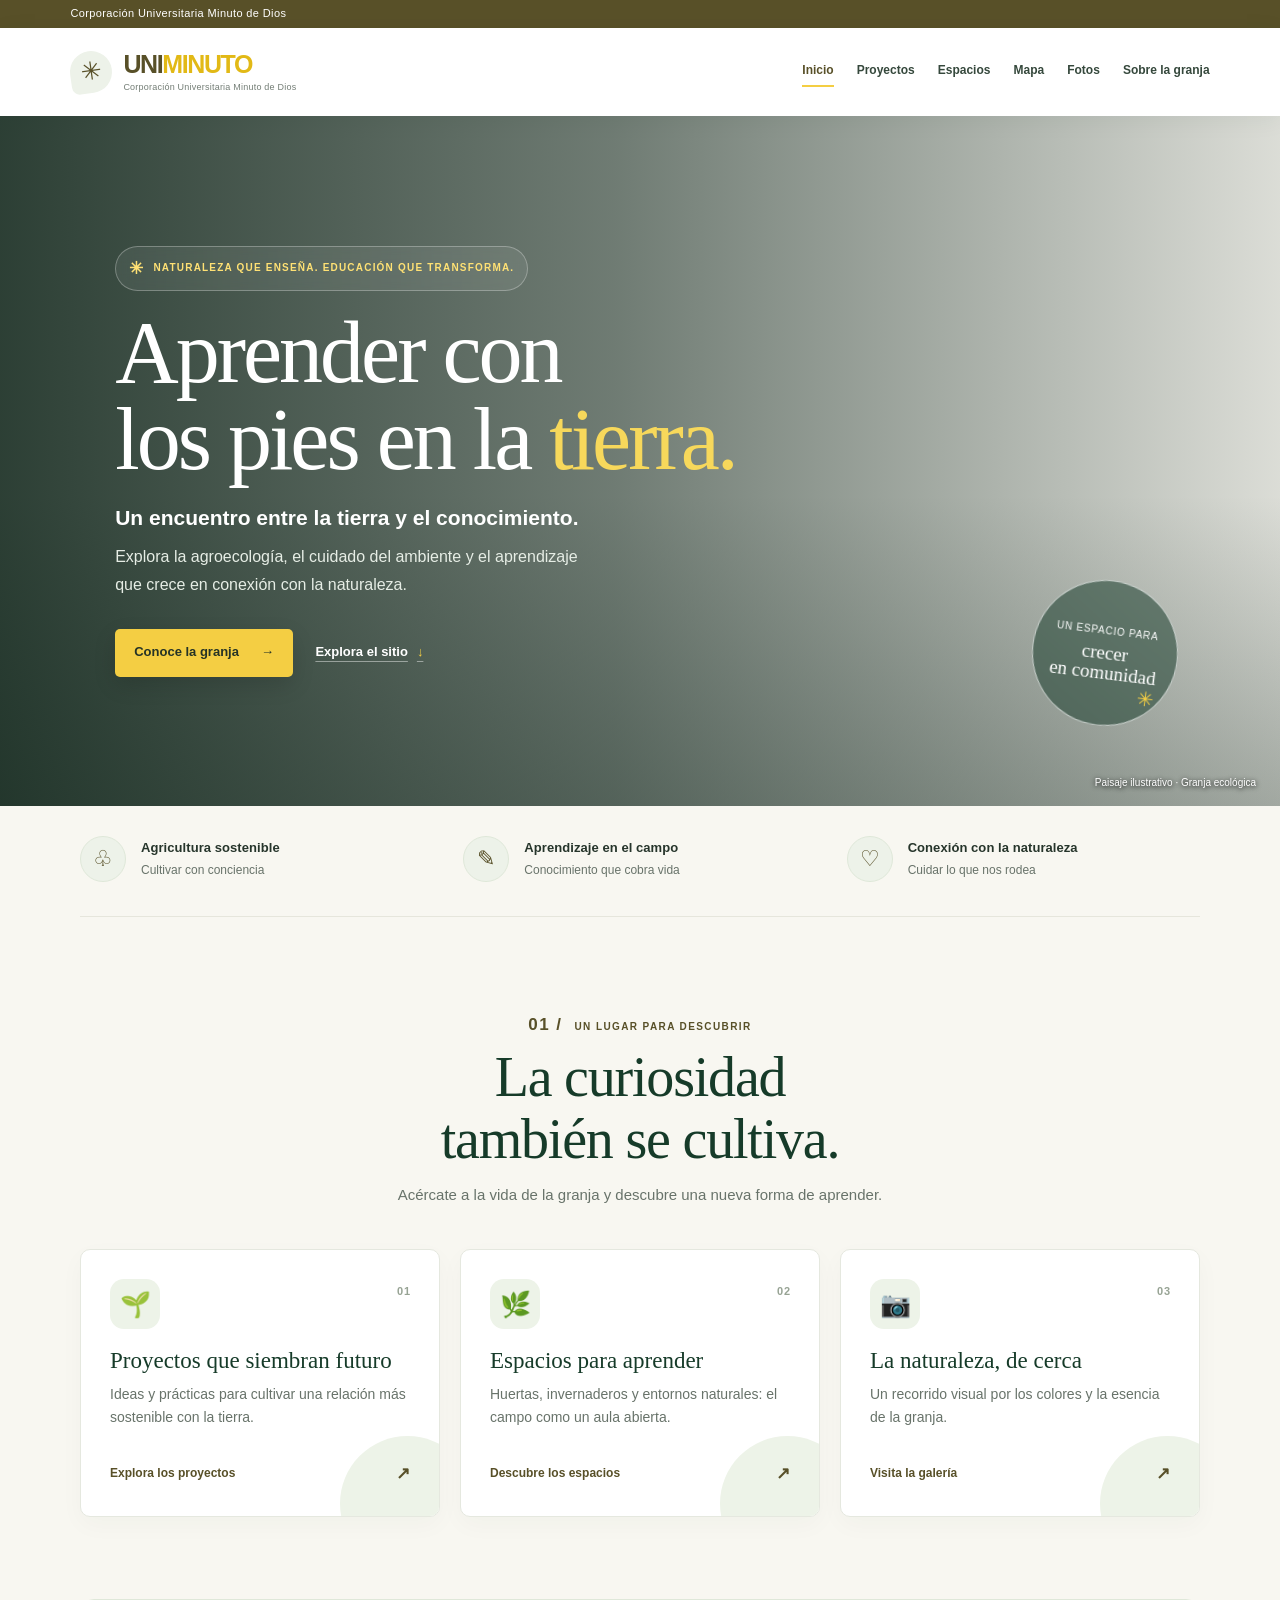
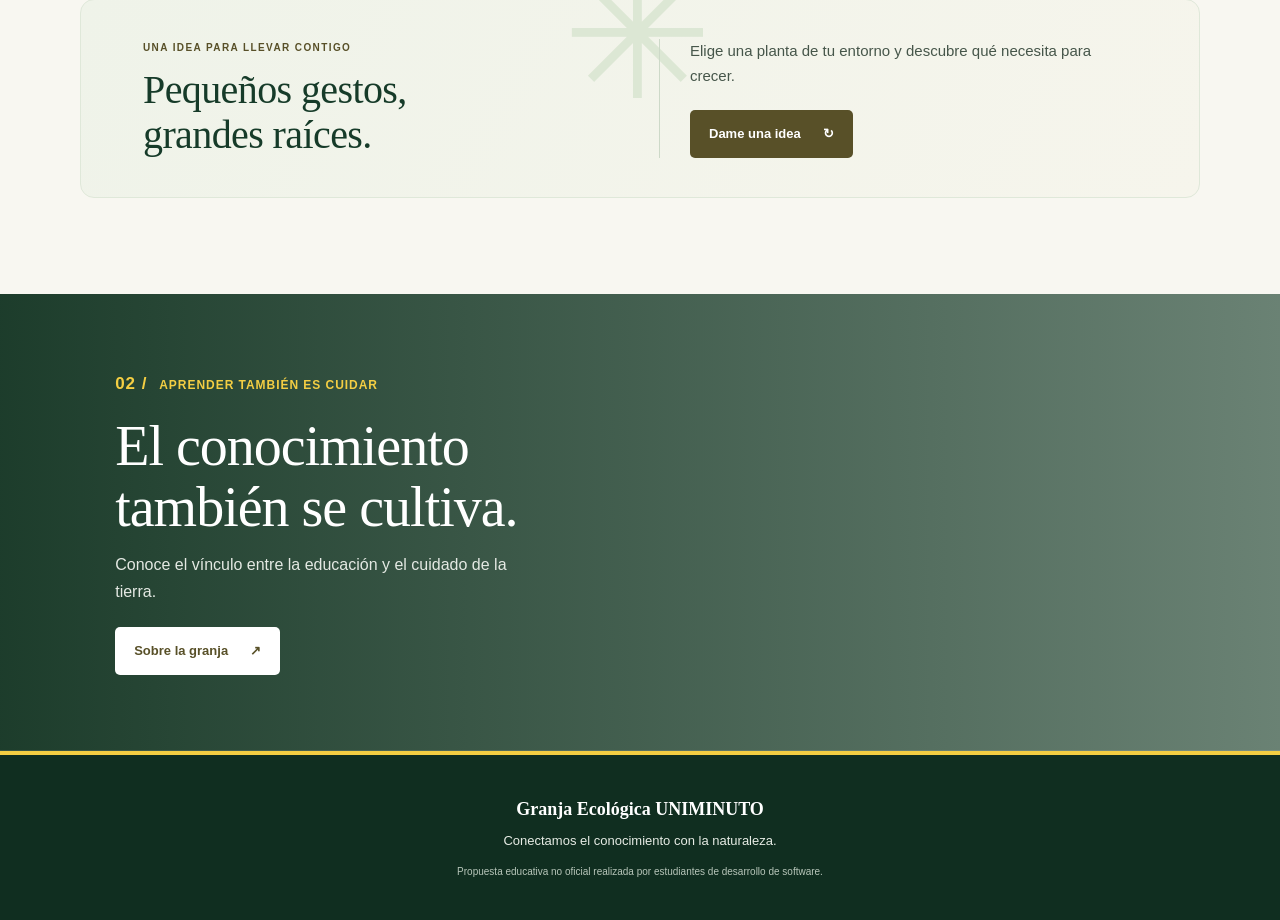
<file: index.html>
<!DOCTYPE html>
<html lang="es">

<head>
    <meta charset="UTF-8">
    <meta name="viewport" content="width=device-width, initial-scale=1.0">
    <meta name="description"
        content="Conoce la Granja Ecológica UNIMINUTO: un espacio para aprender, cultivar y cuidar la naturaleza.">
    <meta name="theme-color" content="#173b2a">
    <title>Granja Ecológica UNIMINUTO | Inicio</title>
    <link rel="stylesheet" href="css/estilos.css">
    <script src="js/script.js" defer></script>
</head>

<body>
    <a class="skip-link" href="#contenido">Saltar al contenido</a>
    <div class="topline">Corporación Universitaria Minuto de Dios</div>
    <header class="site-header home-header">
        <a class="brand" href="index.html" aria-label="Granja Ecológica UNIMINUTO, inicio">
            <span class="brand-mark" aria-hidden="true">✳</span>
            <span class="brand-copy">
                <span class="brand-name">UNI<span>MINUTO</span></span>
                <span class="brand-caption">Corporación Universitaria Minuto de Dios</span>
            </span>
        </a>
        <button class="menu-toggle" type="button" aria-label="Abrir menú" aria-expanded="false"
            aria-controls="main-navigation">
            <span class="menu-toggle-icon" aria-hidden="true"><span></span><span></span></span>
        </button>
        <nav class="main-nav" id="main-navigation" aria-label="Navegación principal">
            <a class="active" href="index.html" aria-current="page">Inicio</a>
            <a href="modulos/proyectos/proyectos.html">Proyectos</a>
            <a href="modulos/espacios/espacios.html">Espacios</a>
            <a href="modulos/mapa/mapa.html">Mapa</a>
            <a href="modulos/fotos/fotos.html">Fotos</a>
            <a href="modulos/sobre-la-granja/sobre-la-granja.html">Sobre la granja</a>
        </nav>
    </header>
    <main id="contenido">
        <section class="hero">
            <div class="hero-shade"></div>
            <div class="hero-content">
                <p class="eyebrow"><span aria-hidden="true">✳</span> Naturaleza que enseña. Educación que transforma.</p>
                <h1>Aprender con<br>los pies en la <span>tierra.</span></h1>
                <p class="hero-lead">Un encuentro entre la tierra y el conocimiento.</p>
                <p class="hero-copy">Explora la agroecología, el cuidado del ambiente y el aprendizaje que crece en
                    conexión con la naturaleza.</p><a class="button button-yellow"
                    href="modulos/sobre-la-granja/sobre-la-granja.html">Conoce la granja <span aria-hidden="true">→</span></a>
                <a class="hero-text-link" href="#descubre">Explora el sitio <span aria-hidden="true">↓</span></a>
            </div>
            <div class="hero-stamp" aria-hidden="true"><span>Un espacio para</span><strong>crecer<br>en comunidad</strong><i>✳</i></div>
            <span class="photo-caption">Paisaje ilustrativo · Granja ecológica</span>
        </section>
        <section class="essence section-wrap" aria-label="Nuestra esencia">
            <article><span class="round-icon" aria-hidden="true">♧</span>
                <div><strong>Agricultura sostenible</strong><small>Cultivar con conciencia</small></div>
            </article>
            <article><span class="round-icon" aria-hidden="true">✎</span>
                <div><strong>Aprendizaje en el campo</strong><small>Conocimiento que cobra vida</small></div>
            </article>
            <article><span class="round-icon" aria-hidden="true">♡</span>
                <div><strong>Conexión con la naturaleza</strong><small>Cuidar lo que nos rodea</small></div>
            </article>
        </section>
        <section class="discover section-wrap" id="descubre">
            <div class="section-heading">
                <p class="eyebrow dark-eyebrow"><span aria-hidden="true">01 /</span> Un lugar para descubrir</p>
                <h2>La curiosidad<br>también se cultiva.</h2>
                <p>Acércate a la vida de la granja y descubre una nueva forma de aprender.</p>
            </div>
            <div class="feature-grid"><a class="feature-card" href="modulos/proyectos/proyectos.html"><span
                        class="feature-icon" aria-hidden="true">🌱</span><span class="feature-number">01</span>
                    <h3>Proyectos que siembran futuro</h3>
                    <p>Ideas y prácticas para cultivar una relación más sostenible con la tierra.</p><span
                        class="text-link">Explora los proyectos <span aria-hidden="true">↗</span></span>
                </a><a class="feature-card" href="modulos/espacios/espacios.html"><span class="feature-icon"
                        aria-hidden="true">🌿</span>
                    <span class="feature-number">02</span>
                    <h3>Espacios para aprender</h3>
                    <p>Huertas, invernaderos y entornos naturales: el campo como un aula abierta.</p><span
                        class="text-link">Descubre los espacios <span aria-hidden="true">↗</span></span>
                </a><a class="feature-card" href="modulos/fotos/fotos.html"><span class="feature-icon"
                        aria-hidden="true">📷</span>
                    <span class="feature-number">03</span>
                    <h3>La naturaleza, de cerca</h3>
                    <p>Un recorrido visual por los colores y la esencia de la granja.</p><span class="text-link">Visita
                        la galería <span aria-hidden="true">↗</span></span>
                </a></div>
        </section>
        <section class="green-prompt section-wrap" aria-labelledby="green-prompt-title">
            <div class="prompt-decoration" aria-hidden="true">✳</div>
            <div class="prompt-copy">
                <p class="eyebrow dark-eyebrow">Una idea para llevar contigo</p>
                <h2 id="green-prompt-title">Pequeños gestos,<br>grandes raíces.</h2>
            </div>
            <div class="prompt-action">
                <p class="prompt-tip" id="green-tip" aria-live="polite">Elige una planta de tu entorno y descubre qué necesita para crecer.</p>
                <button class="button button-green" id="new-green-tip" type="button">Dame una idea <span aria-hidden="true">↻</span></button>
            </div>
        </section>
        <section class="closing-banner">
            <div>
                <p class="eyebrow"><span aria-hidden="true">02 /</span> Aprender también es cuidar</p>
                <h2>El conocimiento<br>también se cultiva.</h2>
                <p>Conoce el vínculo entre la educación y el cuidado de la tierra.</p><a class="button button-light"
                    href="modulos/sobre-la-granja/sobre-la-granja.html">Sobre la granja <span aria-hidden="true">↗</span></a>
            </div>
        </section>
    </main>
    <footer class="site-footer"><a class="footer-brand" href="index.html">Granja Ecológica UNIMINUTO</a>
        <p>Conectamos el conocimiento con la naturaleza.</p><small>Propuesta educativa no oficial realizada por estudiantes de desarrollo de software.</small>
    </footer>
</body>

</html>
</file>
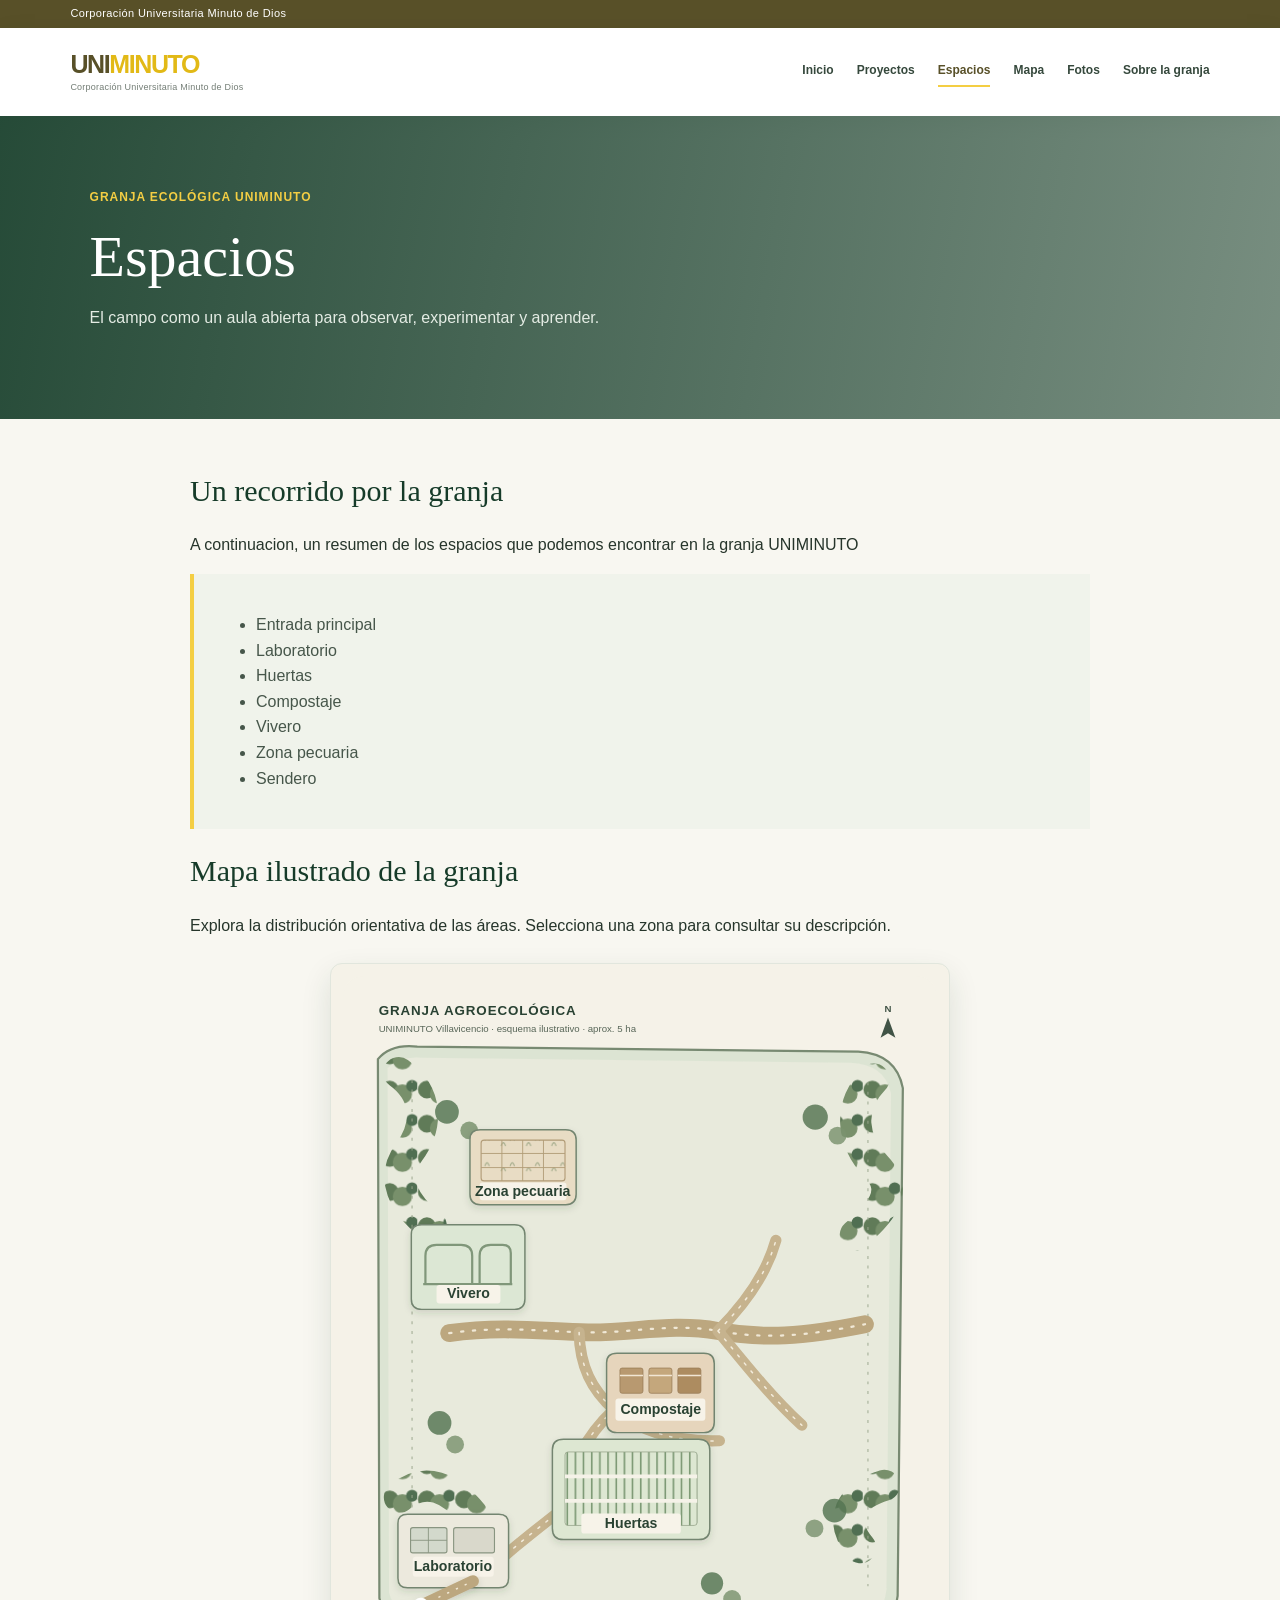
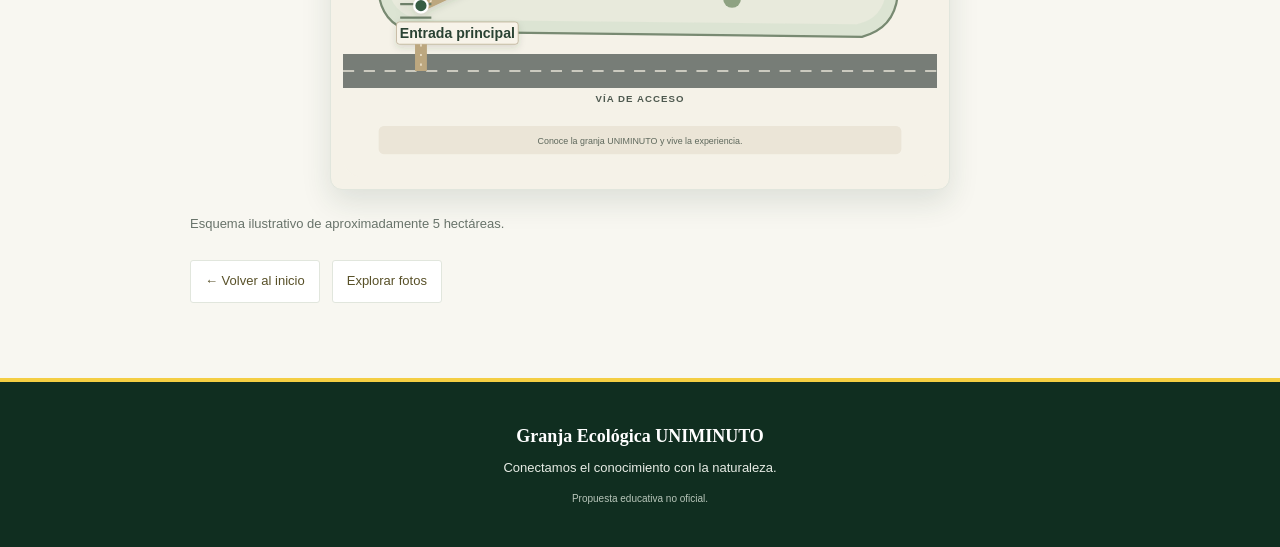
<file: modulos/espacios/espacios.html>
<!DOCTYPE html>
<html lang="es">

<head>
    <meta charset="UTF-8">
    <meta name="viewport" content="width=device-width, initial-scale=1.0">
    <title>Espacios | Granja Ecológica UNIMINUTO</title>
    <link rel="stylesheet" href="../../css/estilos.css">
    <script src="../../js/script.js" defer></script>
    <script src="../../js/mapa.js" defer></script>
</head>

<body>
    <div class="topline">Corporación Universitaria Minuto de Dios</div>
    <header class="site-header"><a class="brand" href="../../index.html"><span
                class="brand-name">UNI<span>MINUTO</span></span><span class="brand-caption">Corporación Universitaria
                Minuto de Dios</span></a><button class="menu-toggle" aria-label="Abrir menú"
            aria-expanded="false">☰</button>
        <nav class="main-nav" aria-label="Navegación principal"><a href="../../index.html">Inicio</a><a
                href="../proyectos/proyectos.html">Proyectos</a><a href="../espacios/espacios.html"
                class="active">Espacios</a><a href="../mapa/mapa.html">Mapa</a><a
                href="../fotos/fotos.html">Fotos</a><a href="../sobre-la-granja/sobre-la-granja.html">Sobre la
                granja</a></nav>
    </header>
    <main>
        <section class="module-hero">
            <p class="eyebrow">Granja Ecológica UNIMINUTO</p>
            <h1>Espacios</h1>
            <p>El campo como un aula abierta para observar, experimentar y aprender.</p>
        </section>
        <section class="module-content">
            <h2>Un recorrido por la granja</h2>
            <p>A continuacion, un resumen de los espacios que podemos encontrar en la granja UNIMINUTO</p>
            <div class="module-note">
              <ul>
                <li>Entrada principal</li>
                <li>Laboratorio</li>
                <li>Huertas</li>
                <li>Compostaje</li>
                <li>Vivero</li>
                <li>Zona pecuaria</li>
                <li>Sendero</li>
              </ul>
            </div>
            <h2>Mapa ilustrado de la granja</h2>
            <p>Explora la distribución orientativa de las áreas. Selecciona una zona para consultar su descripción.</p>
            <div class="illustrated-map-frame">
                <svg class="illustrated-map" xmlns="http://www.w3.org/2000/svg" viewBox="0 0 800 1080" role="img" aria-labelledby="map-illustration-title map-illustration-description">
            <title id="map-illustration-title">Mapa esquemático de la Granja Agroecológica UNIMINUTO Villavicencio</title>
            <desc id="map-illustration-description">Plano orientativo de aproximadamente cinco hectáreas basado en la imagen de referencia. La zona pecuaria y el vivero se encuentran hacia el noroeste; compostaje y huertas hacia el centro; laboratorio y entrada en el suroccidente. Los senderos conectan las áreas con la vía de acceso al sur. No representa un levantamiento topográfico.</desc>
            <defs>
              <pattern id="vegetation" width="50" height="46" patternUnits="userSpaceOnUse">
                <circle cx="13" cy="15" r="12" fill="#607b58"/>
                <circle cx="30" cy="21" r="13" fill="#78906b"/>
                <circle cx="43" cy="10" r="8" fill="#506f52"/>
              </pattern>
              <pattern id="crop-rows" width="22" height="22" patternUnits="userSpaceOnUse">
                <path d="M5 0v22M16 0v22" stroke="#72906a" stroke-width="2"/>
              </pattern>
              <pattern id="pasture" width="34" height="34" patternUnits="userSpaceOnUse">
                <path d="M9 25q3-9 6 0m6-7q3-9 6 0" fill="none" stroke="#81936f" stroke-width="1.5" opacity=".65"/>
              </pattern>
              <filter id="panel-shadow" x="-20%" y="-20%" width="140%" height="140%">
                <feDropShadow dx="0" dy="4" stdDeviation="5" flood-color="#293d2e" flood-opacity=".14"/>
              </filter>
              <style>
                .zone-title { font: 700 19px "Segoe UI", Arial, sans-serif; fill: #294233; text-anchor: middle; }
                .zone-caption { font: 13px "Segoe UI", Arial, sans-serif; fill: #536353; text-anchor: middle; }
                .map-note { font: 13px "Segoe UI", Arial, sans-serif; fill: #586658; }
                .zone-panel { stroke: #738570; stroke-width: 2; }
              </style>
            </defs>

            <rect width="800" height="1080" rx="28" fill="#f5f2e8"/>
            <text x="48" y="52" font-family="Segoe UI, Arial, sans-serif" font-size="18" font-weight="700" letter-spacing="1.2" fill="#294233">GRANJA AGROECOLÓGICA</text>
            <text class="map-note" x="48" y="76">UNIMINUTO Villavicencio · esquema ilustrativo · aprox. 5 ha</text>

            <g transform="translate(734 56)" aria-label="Norte">
              <text x="0" y="-8" text-anchor="middle" font-family="Segoe UI, Arial, sans-serif" font-size="13" font-weight="700" fill="#405345">N</text>
              <path d="M0 0 10 27 0 21-10 27Z" fill="#405345"/>
            </g>

            <path d="M47 112Q64 91 100 95L694 102Q745 105 754 151L747 835Q742 879 699 890L101 883Q58 879 49 838Z" fill="#dce4d3" stroke="#788a72" stroke-width="3"/>
            <path d="M60 124Q76 108 105 110L683 117Q730 119 738 158L732 826Q728 866 692 873L109 867Q71 863 62 831Z" fill="#e8eadc"/>

            <path d="M75 130C115 159 115 202 89 237S81 307 119 337M715 139C679 176 685 222 718 257S722 320 690 349M76 702C111 673 145 689 174 725M697 770C666 732 683 700 729 686" fill="none" stroke="url(#vegetation)" stroke-width="42" stroke-linecap="round"/>
            <path d="M93 140 93 823M707 143 707 822" fill="none" stroke="#9aa68e" stroke-width="1.5" stroke-dasharray="4 9" opacity=".85"/>

            <g id="zona-senderos" aria-label="Senderos y caminos de conexión">
              <path d="M143 481C217 471 270 479 330 480S443 467 505 478 618 486 703 469" fill="none" stroke="#bca77f" stroke-width="24" stroke-linecap="round"/>
              <path d="M143 481C217 471 270 479 330 480S443 467 505 478 618 486 703 469" fill="none" stroke="#f0e8d6" stroke-width="3" stroke-linecap="round" stroke-dasharray="3 13"/>
              <path d="M318 480C319 526 335 557 365 584M365 584C402 614 449 628 507 626M365 584C326 620 304 664 298 716M298 716C252 752 216 780 179 817M505 478C545 438 571 399 583 356M505 478C549 532 580 570 618 605" fill="none" stroke="#c6b38e" stroke-width="15" stroke-linecap="round"/>
              <path d="M318 480C319 526 335 557 365 584M365 584C402 614 449 628 507 626M365 584C326 620 304 664 298 716M298 716C252 752 216 780 179 817M505 478C545 438 571 399 583 356M505 478C549 532 580 570 618 605" fill="none" stroke="#f4eddd" stroke-width="2" stroke-linecap="round" stroke-dasharray="3 11"/>
            </g>

            <g aria-hidden="true" opacity=".82">
              <circle cx="140" cy="183" r="16" fill="#547452"/>
              <circle cx="170" cy="208" r="12" fill="#77916b"/>
              <circle cx="636" cy="190" r="17" fill="#557452"/>
              <circle cx="666" cy="215" r="12" fill="#7b936f"/>
              <circle cx="130" cy="602" r="16" fill="#547452"/>
              <circle cx="151" cy="631" r="12" fill="#7b936f"/>
              <circle cx="662" cy="720" r="16" fill="#547452"/>
              <circle cx="635" cy="744" r="12" fill="#7b936f"/>
              <circle cx="497" cy="818" r="15" fill="#547452"/>
              <circle cx="524" cy="839" r="12" fill="#7b936f"/>
            </g>

            <g id="zona-pecuaria" filter="url(#panel-shadow)">
              <path class="zone-panel" d="M171 220Q171 207 185 207H300Q314 207 314 221V294Q314 308 300 308H185Q171 308 171 294Z" fill="#e8dcc4"/>
              <rect x="186" y="221" width="113" height="55" rx="4" fill="url(#pasture)" stroke="#b19b76" stroke-width="1.5"/>
              <path d="M186 239h113M186 258h113M214 221v55M242 221v55M270 221v55" fill="none" stroke="#b19b76" stroke-width="1.2"/>
              <rect x="184" y="278" width="117" height="24" rx="4" fill="#f7f3e9"/>
              <text class="zone-title" x="242" y="296">Zona pecuaria</text>
            </g>

            <g id="zona-vivero" filter="url(#panel-shadow)">
              <path class="zone-panel" d="M92 348Q92 335 106 335H231Q245 335 245 349V435Q245 449 231 449H106Q92 449 92 435Z" fill="#dce7d4"/>
              <path d="M111 414V377Q111 362 126 362H159Q174 362 174 377V414M184 414V377Q184 362 199 362H215Q226 362 226 373V414" fill="none" stroke="#80977a" stroke-width="3"/>
              <path d="M108 415h120" fill="none" stroke="#80977a" stroke-width="3"/>
              <rect x="126" y="416" width="86" height="25" rx="4" fill="#f7f3e9"/>
              <text class="zone-title" x="169" y="434">Vivero</text>
            </g>

            <g id="zona-compostaje" filter="url(#panel-shadow)">
              <path class="zone-panel" d="M355 521Q355 508 369 508H486Q500 508 500 522V601Q500 615 486 615H369Q355 615 355 601Z" fill="#e6d5bc"/>
              <rect x="373" y="528" width="31" height="34" rx="3" fill="#b8996f" stroke="#967a56"/>
              <rect x="412" y="528" width="31" height="34" rx="3" fill="#c4a77c" stroke="#967a56"/>
              <rect x="451" y="528" width="31" height="34" rx="3" fill="#ad8c61" stroke="#967a56"/>
              <path d="M373 538h31M412 538h31M451 538h31" stroke="#f1e6d4" stroke-width="2"/>
              <rect x="367" y="569" width="121" height="30" rx="4" fill="#f7f3e9"/>
              <text class="zone-title" x="428" y="590">Compostaje</text>
            </g>

            <g id="zona-huertas" filter="url(#panel-shadow)">
              <path class="zone-panel" d="M282 638Q282 624 297 624H479Q494 624 494 639V744Q494 759 479 759H297Q282 759 282 744Z" fill="#dde7d2"/>
              <rect x="299" y="641" width="178" height="99" rx="4" fill="url(#crop-rows)" stroke="#94a187"/>
              <path d="M299 674h178M299 707h178" stroke="#f5f2e8" stroke-width="5"/>
              <rect x="321" y="724" width="134" height="27" rx="4" fill="#f7f3e9"/>
              <text class="zone-title" x="388" y="743">Huertas</text>
            </g>

            <g id="zona-laboratorio" filter="url(#panel-shadow)">
              <path class="zone-panel" d="M74 737Q74 725 87 725H210Q223 725 223 738V811Q223 824 210 824H87Q74 824 74 811Z" fill="#ece9dd"/>
              <rect x="91" y="743" width="49" height="34" rx="3" fill="#d3d9cc" stroke="#899581" stroke-width="1.5"/>
              <path d="M115 743v34M91 760h49" stroke="#899581" stroke-width="1.2"/>
              <rect x="149" y="743" width="55" height="34" rx="3" fill="#d9d8cb" stroke="#899581" stroke-width="1.5"/>
              <rect x="94" y="782" width="109" height="27" rx="4" fill="#f7f3e9"/>
              <text class="zone-title" x="148" y="801">Laboratorio</text>
            </g>

            <g id="zona-entrada" filter="url(#panel-shadow)">
              <path d="M105 848 175 815" fill="none" stroke="#bca77f" stroke-width="16" stroke-linecap="round"/>
              <path d="M105 848 175 815" fill="none" stroke="#f3ead7" stroke-width="2" stroke-dasharray="3 10"/>
              <path d="M77 846h42M77 864h42" stroke="#6e8069" stroke-width="3"/>
              <circle cx="105" cy="848" r="9" fill="#355c43" stroke="#fff" stroke-width="3"/>
              <rect x="72" y="870" width="164" height="30" rx="4" fill="#f7f3e9" stroke="#b8aa8e"/>
              <text class="zone-title" x="154" y="891">Entrada principal</text>
            </g>

            <path d="M0 936H800" stroke="#777d77" stroke-width="46"/>
            <path d="M0 936H800" stroke="#e8e4d8" stroke-width="2" stroke-dasharray="15 13"/>
            <path d="M105 900v36" stroke="#bca77f" stroke-width="16"/>
            <path d="M105 900v36" stroke="#f3ead7" stroke-width="2" stroke-dasharray="3 10"/>
            <text x="400" y="978" text-anchor="middle" font-family="Segoe UI, Arial, sans-serif" font-size="13" font-weight="700" letter-spacing="1.4" fill="#4e594f">VÍA DE ACCESO</text>

            <g transform="translate(48 1010)">
              <rect width="704" height="38" rx="7" fill="#ebe5d7"/>
              <text x="352" y="24" text-anchor="middle" font-family="Segoe UI, Arial, sans-serif" font-size="12" fill="#5d675b">Conoce la granja UNIMINUTO y vive la experiencia.</text>
            </g>
          </svg>
            </div>
            <p class="map-disclaimer">Esquema ilustrativo de aproximadamente 5 hectáreas.</p>
            <div class="module-links"><a href="../../index.html">← Volver al inicio</a><a
                    href="../fotos/fotos.html">Explorar fotos</a>
            </div>
        </section>
    </main>
    <dialog class="area-dialog" id="area-dialog" aria-labelledby="area-dialog-title"
        aria-describedby="area-dialog-description">
        <div class="area-dialog-content">
            <button class="area-dialog-close" id="area-dialog-close" type="button"
                aria-label="Cerrar información del área">&times;</button>
            <img class="area-dialog-image" id="area-dialog-image"
                src="../../sources/mapa-granja.svg" alt="Mapa ilustrativo de la granja">
            <h2 class="area-dialog-title" id="area-dialog-title"></h2>
            <p class="area-dialog-description" id="area-dialog-description"></p>
        </div>
    </dialog>
    <footer class="site-footer"><a class="footer-brand" href="../../index.html">Granja Ecológica UNIMINUTO</a>
        <p>Conectamos el conocimiento con la naturaleza.</p><small>Propuesta educativa no oficial.</small>
    </footer>
</body>

</html>
</file>
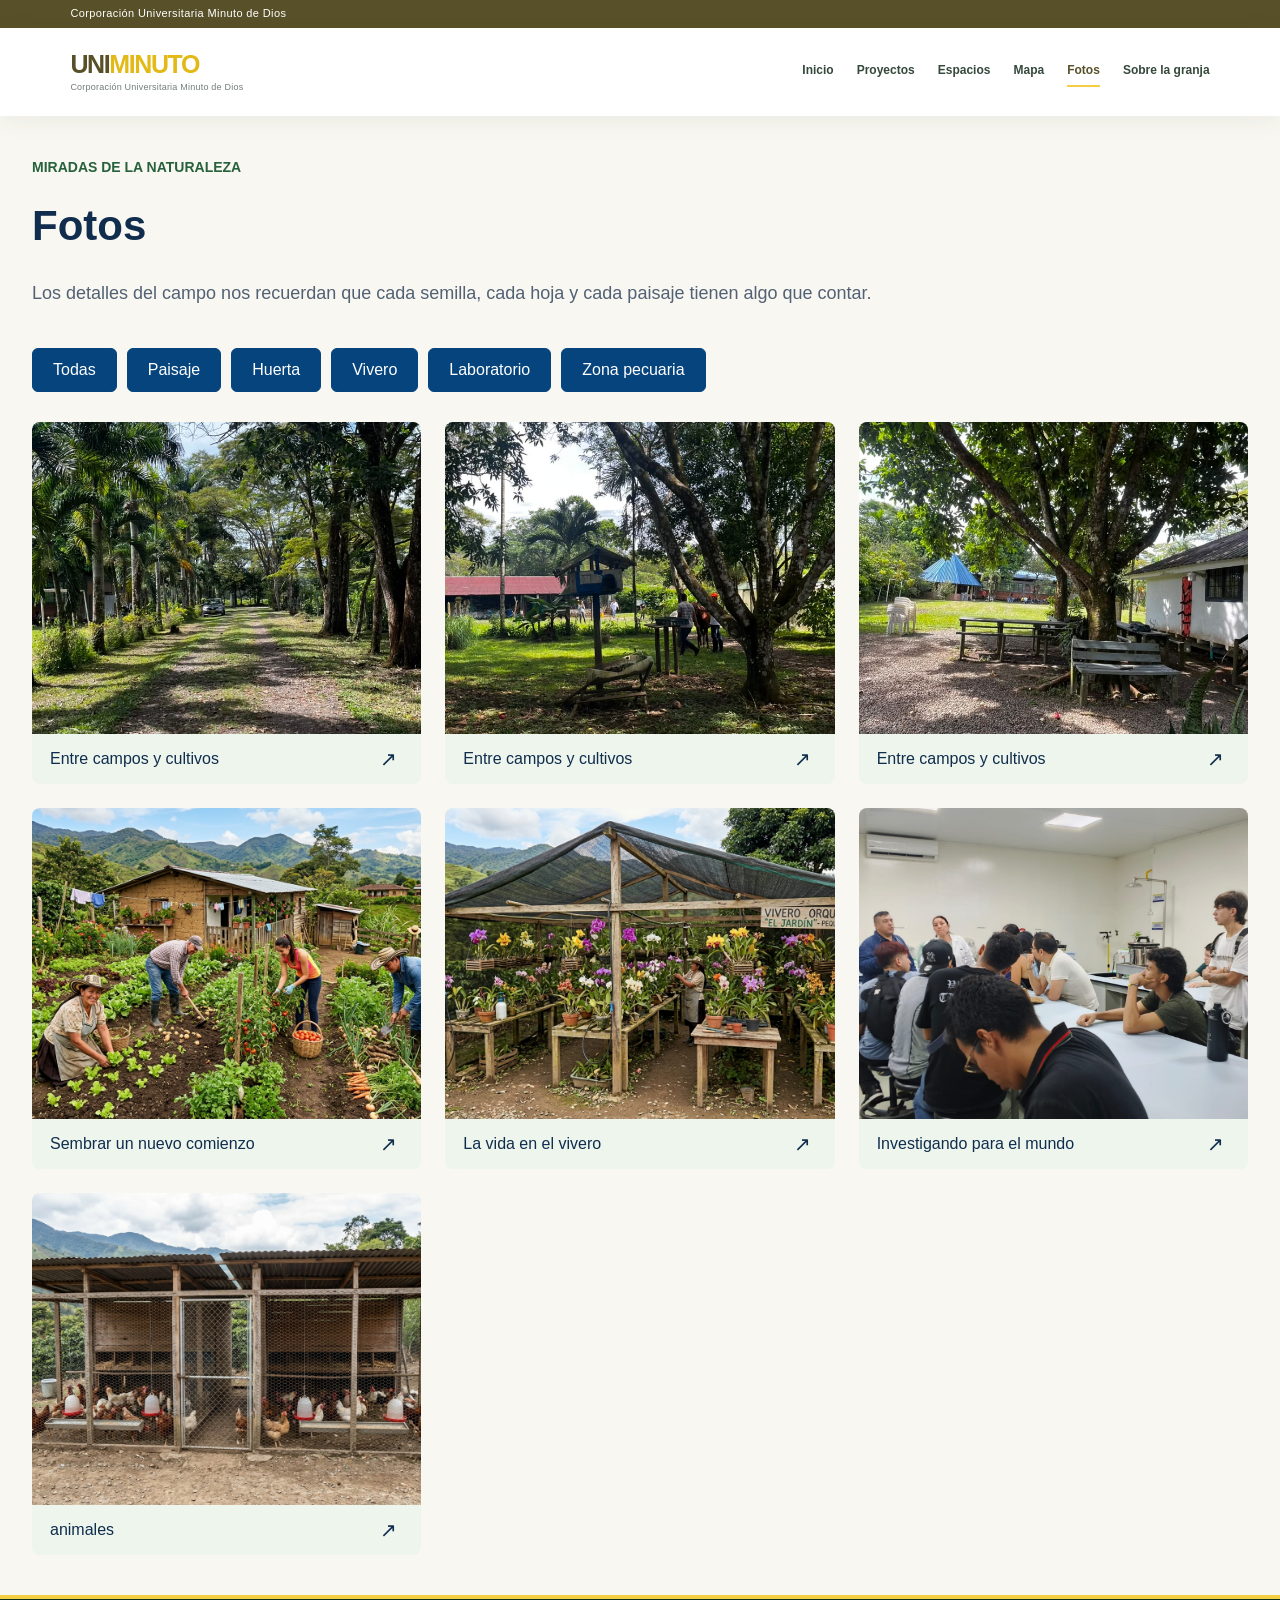
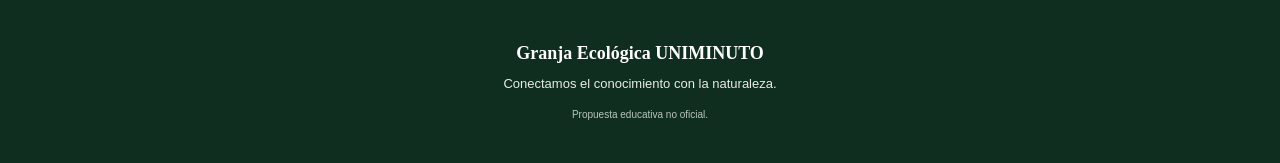
<file: modulos/fotos/fotos.html>
<!DOCTYPE html>
<html lang="es">

<head>
    <meta charset="UTF-8">
    <meta name="viewport" content="width=device-width, initial-scale=1.0">
    <title>Fotos | Granja Ecológica UNIMINUTO</title>
    <link rel="stylesheet" href="../../css/estilos.css">
    <script src="../../js/script.js" defer></script>
</head>

<body>
    <div class="topline">Corporación Universitaria Minuto de Dios</div>
    <header class="site-header"><a class="brand" href="../../index.html"><span
                class="brand-name">UNI<span>MINUTO</span></span><span class="brand-caption">Corporación Universitaria
                Minuto de Dios</span></a><button class="menu-toggle" aria-label="Abrir menú"
            aria-expanded="false">☰</button>
        <nav class="main-nav" aria-label="Navegación principal"><a href="../../index.html">Inicio</a><a
                href="../proyectos/proyectos.html">Proyectos</a><a href="../espacios/espacios.html">Espacios</a><a
                href="../mapa/mapa.html">Mapa</a><a href="../fotos/fotos.html" class="active">Fotos</a><a
                href="../sobre-la-granja/sobre-la-granja.html">Sobre la granja</a></nav>
    </header>
    <main class="galeria">
        <section class="galeria-encabezado">
            <p class="galeria-etiqueta">Miradas de la naturaleza</p>
            <h1>Fotos</h1>
            <p class="galeria-descripcion">Los detalles del campo nos recuerdan que cada semilla,
                cada hoja y cada paisaje tienen algo que contar.
            </p>
        </section>
        <section class="filtros" aria-label="Filtrar fotografias">
            <button class="filtro activo" type="button" data-filtro="todos">
            Todas
            </button>

            <button class="filtro activo" type="button" data-filtro="paisaje">
            Paisaje
            </button>

            <button class="filtro activo" type="button" data-filtro="huerta">
            Huerta
            </button>

            <button class="filtro activo" type="button" data-filtro="vivero">
            Vivero
            </button>

            <button class="filtro activo" type="button" data-filtro="laboratorio">
            Laboratorio
            </button>

            <button class="filtro activo" type="button" data-filtro="zona_pecuaria">
            Zona pecuaria
            </button>
        </section>

        <!--Fotos paisaje-->
        <section class="galeria-grid" aria-label="Fotografias de la granja">
            <article class="foto-card" data-categoria="paisaje">
                <img src="../../sources/fotos/fotos/paisaje.jpeg"
                alt="Vista del paisaje de la granja entre montañas y cultivos">
                <div class="foto-pie">
                    <p>Entre campos y cultivos</p>
                    <button class="boton-ampliar" type="button" aria-label="Ampliar foto">↗</button>
                </div>
            </article>


            <article class="foto-card" data-categoria="paisaje">
                <img src="../../sources/fotos/fotos/paisaje2.jpeg"
                alt="Vista del paisaje de la granja entre montañas y cultivos">
                <div class="foto-pie">
                    <p>Entre campos y cultivos</p>
                    <button class="boton-ampliar" type="button" aria-label="Ampliar foto">↗</button>
                </div>
            </article>

            <article class="foto-card" data-categoria="paisaje">
                <img src="../../sources/fotos/fotos/paisaje3.jpeg"
                alt="Vista del paisaje de la granja entre montañas y cultivos">
                <div class="foto-pie">
                    <p>Entre campos y cultivos</p>
                    <button class="boton-ampliar" type="button" aria-label="Ampliar foto">↗</button>
                </div>
            </article>

            <!--Fotos huerta-->

            <article class="foto-card" data-categoria="huerta">
                <img src="../../sources/fotos/fotos/huerto1.jpg"
                 alt="Una huerta">
                <div class="foto-pie">
                    <p>Sembrar un nuevo comienzo</p>
                    <button class="boton-ampliar" type="button" aria-label="Ampliar foto">↗</button>
                </div>
            </article>

            <!--Fotos vivero-->
            <article class="foto-card" data-categoria="vivero">
                <img
                src="../../sources/fotos/fotos/vivero.jpg"
                alt="Cultivos que crecen dentro del invernadero"
                >
                <div class="foto-pie">
                    <p>La vida en el vivero</p>
                    <button class="boton-ampliar" type="button" aria-label="Ampliar foto">↗</button>
                </div>
            </article>

            <!--Fotos laboratorio-->
            <article class="foto-card" data-categoria="laboratorio">
                <img src="../../sources/fotos/fotos/laboratorio.jpeg"
                 alt="laboratorio">
                <div class="foto-pie">
                    <p>Investigando para el mundo</p>
                    <button class="boton-ampliar" type="button" aria-label="Ampliar foto">↗</button>
                </div>
            </article>

            <!--Fotos zona pecuaria-->
            <article class="foto-card" data-categoria="zona_pecuaria">
                <img src="../../sources/fotos/fotos/pecuaria.jpg"
                 alt="zona pecuaria">
                <div class="foto-pie">
                    <p>animales</p>
                    <button class="boton-ampliar" type="button" aria-label="Ampliar foto">↗</button>
                </div>
            </article>

        </section>
    </main>
    <footer class="site-footer"><a class="footer-brand" href="../../index.html">Granja Ecológica UNIMINUTO</a>
        <p>Conectamos el conocimiento con la naturaleza.</p><small>Propuesta educativa no oficial.</small>
    
    <!-- Seccion para agrandar la foto-->
     <div class="visor-fotos" id="visorFotos" hidden aria-hidden="true">
        <div class="visor-panel" role="dialog" aria-modal="true" aria-labelledby="visorTitulo" >

            <button class="visor-cerrar" id="cerrarvisor" type="button" aria-label="Cerrar fotografia">X</button>

            <h2 id="visorTitulo"></h2>
            <p class="visor-descripcion">Algunas imagenes fueron generadas por IA</p>

            <img id="visorImagen" alt="">
            <div class="visor-controles">
                <button id="fotoAnterior" type="button" aria-label="Foto anterior">←</button>
                <span id="contadorFotos">1 / 3</span>
                <button id="fotoSiguiente" type="button" aria-label="Foto siguiente">→</button>
            </div>
        </div>
     </div>
    
    
    
    </footer>
</body>

</html>
</file>
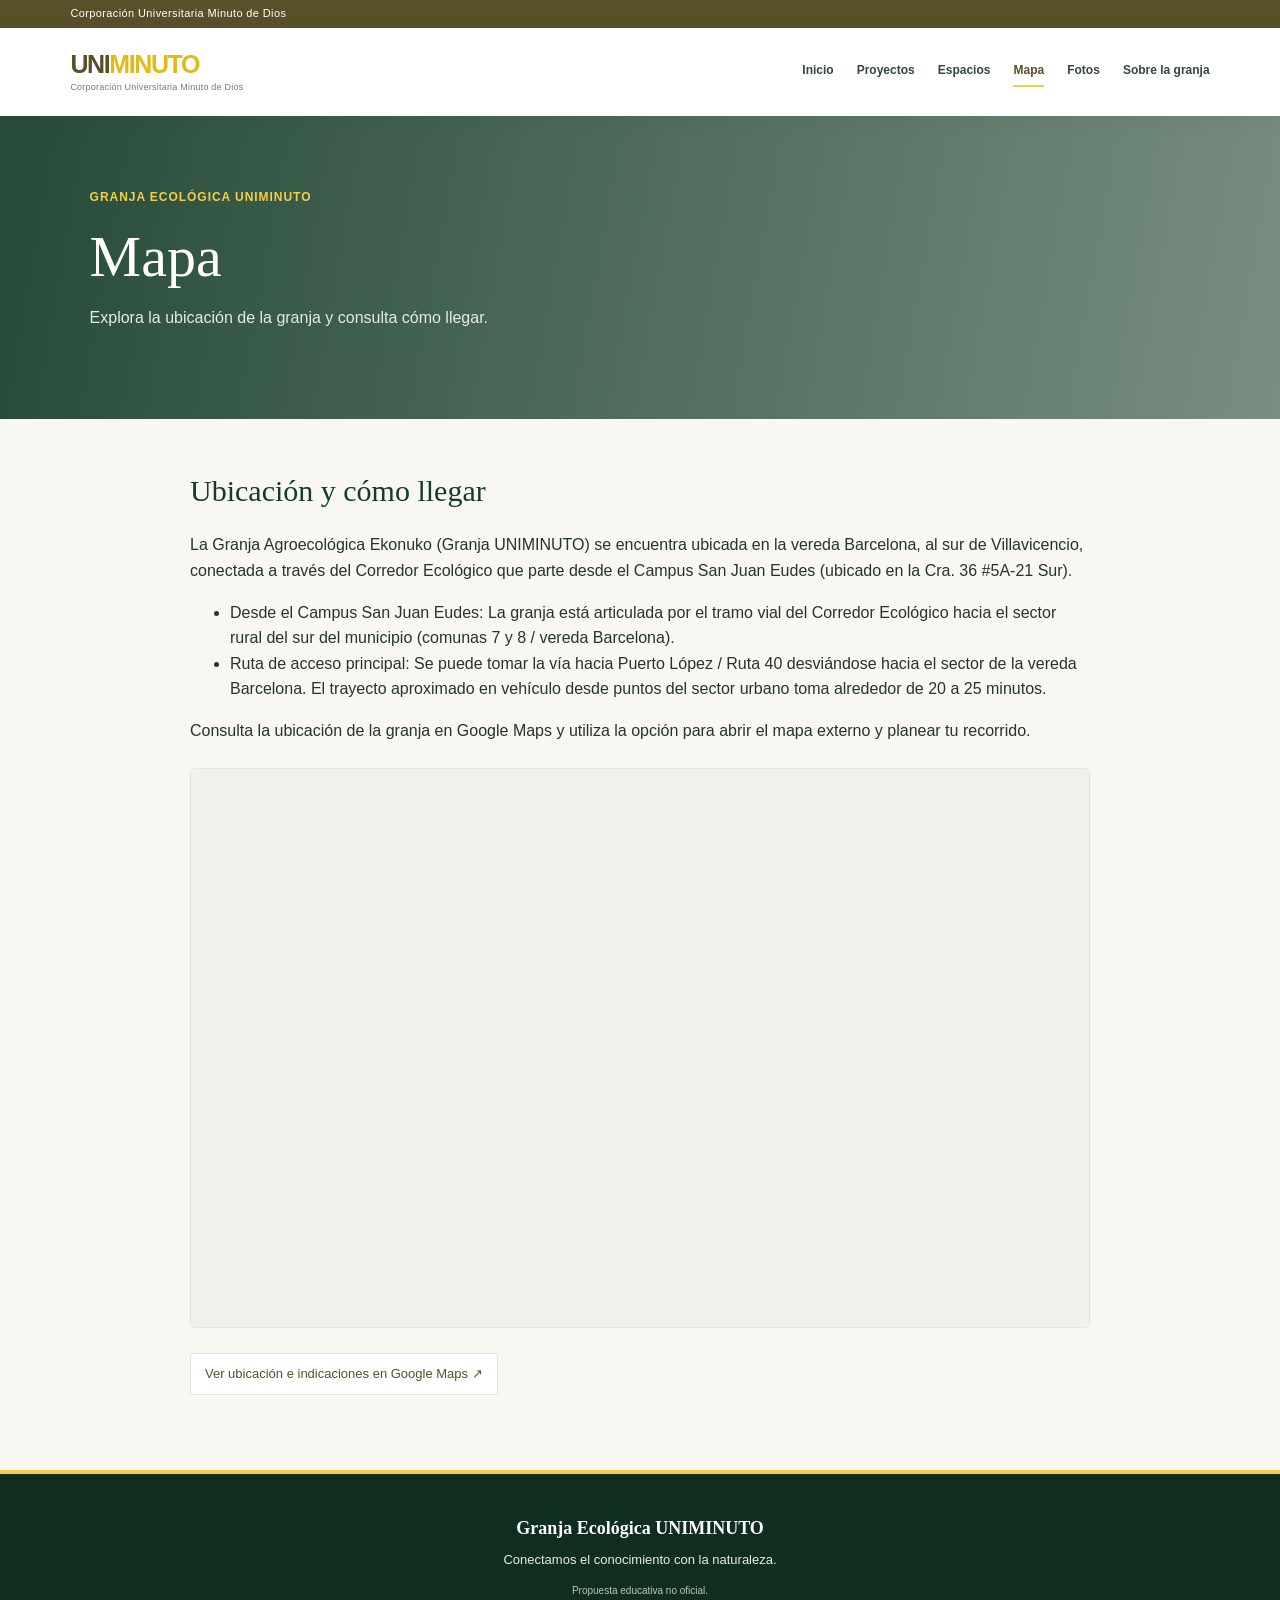
<file: modulos/mapa/mapa.html>
<!DOCTYPE html>
<html lang="es">

<head>
    <meta charset="UTF-8">
    <meta name="viewport" content="width=device-width, initial-scale=1.0">
    <meta name="description" content="Consulta la ubicación de la Granja Ecológica UNIMINUTO y cómo llegar.">
    <title>Mapa | Granja Ecológica UNIMINUTO</title>
    <link rel="stylesheet" href="../../css/estilos.css">
    <script src="../../js/script.js" defer></script>
</head>

<body>
    <div class="topline">Corporación Universitaria Minuto de Dios</div>
    <header class="site-header"><a class="brand" href="../../index.html"><span
                class="brand-name">UNI<span>MINUTO</span></span><span class="brand-caption">Corporación Universitaria
                Minuto de Dios</span></a><button class="menu-toggle" aria-label="Abrir menú"
            aria-expanded="false">☰</button>
        <nav class="main-nav" aria-label="Navegación principal"><a href="../../index.html">Inicio</a><a
                href="../proyectos/proyectos.html">Proyectos</a><a href="../espacios/espacios.html">Espacios</a><a
                href="../mapa/mapa.html" class="active">Mapa</a><a
                href="../fotos/fotos.html">Fotos</a><a href="../sobre-la-granja/sobre-la-granja.html">Sobre la
                granja</a></nav>
    </header>
    <main>
        <section class="module-hero">
            <p class="eyebrow">Granja Ecológica UNIMINUTO</p>
            <h1>Mapa</h1>
            <p>Explora la ubicación de la granja y consulta cómo llegar.</p>
        </section>
        <section class="module-content">
            <section class="location-details" aria-labelledby="location-heading">
                <h2 id="location-heading">Ubicación y cómo llegar</h2>
                <p>La Granja Agroecológica Ekonuko (Granja UNIMINUTO) se encuentra ubicada en la vereda Barcelona, al sur de Villavicencio, conectada a través del Corredor Ecológico que parte desde el Campus San Juan Eudes (ubicado en la Cra. 36 #5A-21 Sur).</p>

                <ul>
                    <li>Desde el Campus San Juan Eudes: La granja está articulada por el tramo vial del Corredor Ecológico hacia el sector rural del sur del municipio (comunas 7 y 8 / vereda Barcelona).</li>
                    <li>Ruta de acceso principal: Se puede tomar la vía hacia Puerto López / Ruta 40 desviándose hacia el sector de la vereda Barcelona. El trayecto aproximado en vehículo desde puntos del sector urbano toma alrededor de 20 a 25 minutos.</li>
                </ul>
                <p>Consulta la ubicación de la granja en Google Maps y utiliza la opción para abrir el mapa externo y
                    planear tu recorrido.</p>
                <div class="map-frame">
                    <iframe title="Ubicación de la Granja Agroecológica UNIMINUTO en Google Maps"
                        src="https://www.google.com/maps?q=Granja%20Agroecol%C3%B3gica%20UNIMINUTO%20Villavicencio&amp;output=embed"
                        loading="lazy" referrerpolicy="no-referrer-when-downgrade" allowfullscreen></iframe>
                </div>
                <div class="module-links">
                    <a href="https://www.google.com/maps/search/?api=1&amp;query=Granja%20Agroecol%C3%B3gica%20UNIMINUTO%20Villavicencio"
                        target="_blank" rel="noopener noreferrer">Ver ubicación e indicaciones en Google Maps ↗</a>
                </div>
            </section>
        </section>
    </main>
    <footer class="site-footer"><a class="footer-brand" href="../../index.html">Granja Ecológica UNIMINUTO</a>
        <p>Conectamos el conocimiento con la naturaleza.</p><small>Propuesta educativa no oficial.</small>
    </footer>
</body>

</html>
</file>
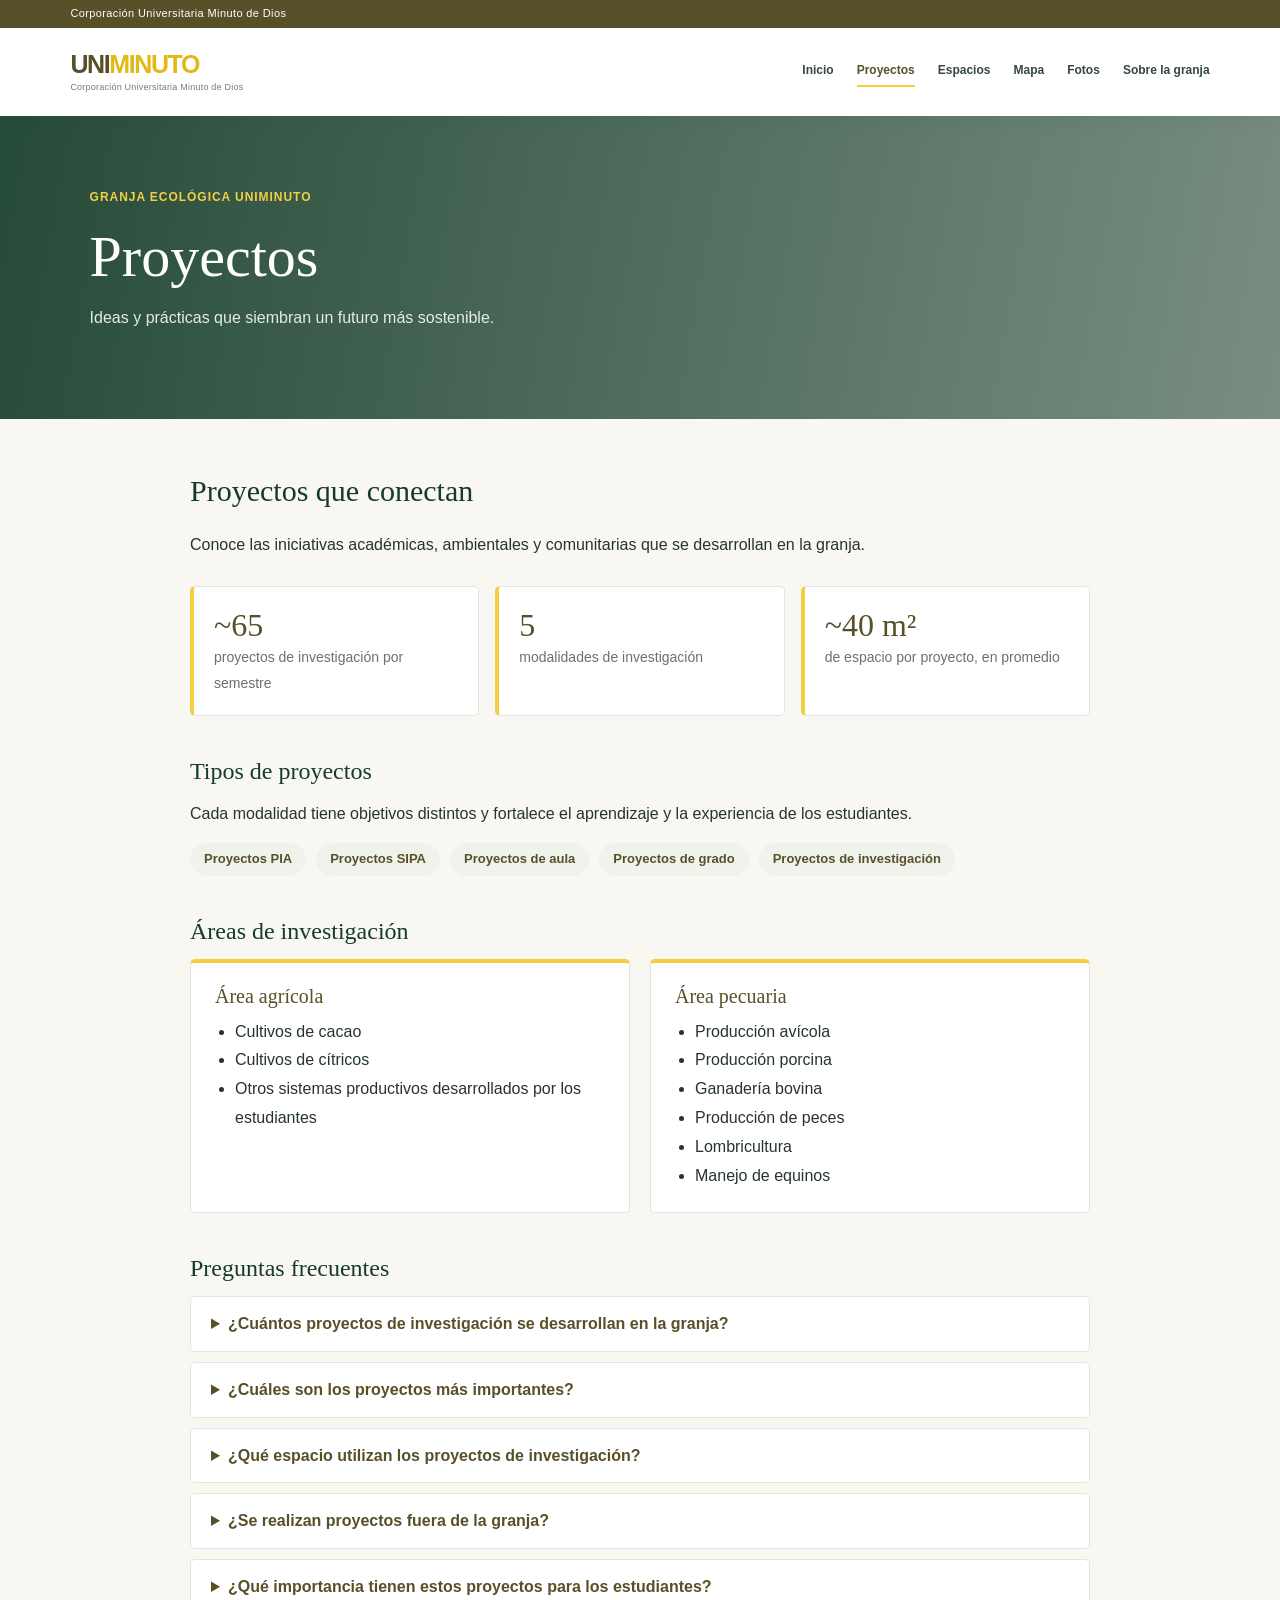
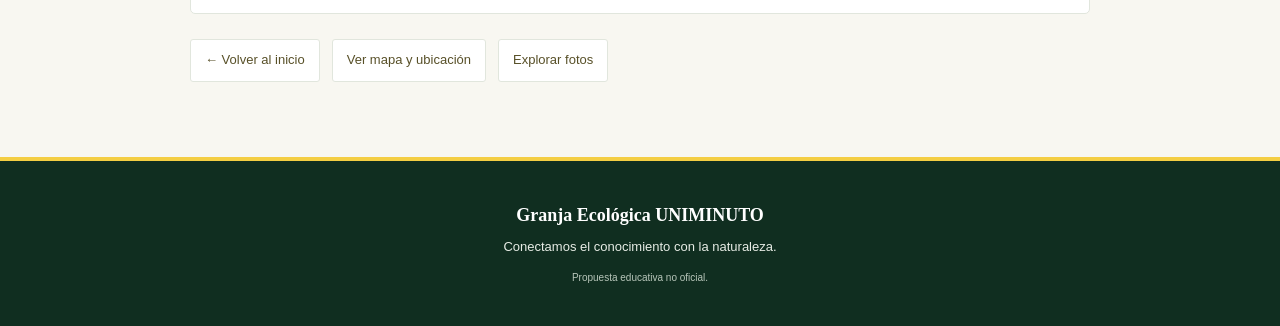
<file: modulos/proyectos/proyectos.html>
<!DOCTYPE html>
<html lang="es">

<head>
    <meta charset="UTF-8">
    <meta name="viewport" content="width=device-width, initial-scale=1.0">
    <title>Proyectos | Granja Ecológica UNIMINUTO</title>
    <link rel="stylesheet" href="../../css/estilos.css">
    <script src="../../js/script.js" defer></script>
</head>

<body>
    <div class="topline">Corporación Universitaria Minuto de Dios</div>
    <header class="site-header"><a class="brand" href="../../index.html"><span
                class="brand-name">UNI<span>MINUTO</span></span><span class="brand-caption">Corporación Universitaria
                Minuto de Dios</span></a><button class="menu-toggle" aria-label="Abrir menú"
            aria-expanded="false">☰</button>
        <nav class="main-nav" aria-label="Navegación principal"><a href="../../index.html">Inicio</a><a
                href="../proyectos/proyectos.html" class="active">Proyectos</a><a
                href="../espacios/espacios.html">Espacios</a><a href="../mapa/mapa.html">Mapa</a><a
                href="../fotos/fotos.html">Fotos</a><a href="../sobre-la-granja/sobre-la-granja.html">Sobre la
                granja</a></nav>
    </header>
    <main>
        <section class="module-hero">
            <p class="eyebrow">Granja Ecológica UNIMINUTO</p>
            <h1>Proyectos</h1>
            <p>Ideas y prácticas que siembran un futuro más sostenible.</p>
        </section>
        <section class="module-content">
            <h2>Proyectos que conectan</h2>
            <p>Conoce las iniciativas académicas, ambientales y comunitarias que se desarrollan en la granja.</p>
            <div class="proy-stats">
    <div class="proy-stat"><strong>~65</strong><span>proyectos de investigación por semestre</span></div>
    <div class="proy-stat"><strong>5</strong><span>modalidades de investigación</span></div>
    <div class="proy-stat"><strong>~40 m²</strong><span>de espacio por proyecto, en promedio</span></div>
</div>

<h3 class="proy-subtitulo">Tipos de proyectos</h3>
<p>Cada modalidad tiene objetivos distintos y fortalece el aprendizaje y la experiencia de los estudiantes.</p>
<div class="proy-tags">
    <span class="proy-tag">Proyectos PIA</span>
    <span class="proy-tag">Proyectos SIPA</span>
    <span class="proy-tag">Proyectos de aula</span>
    <span class="proy-tag">Proyectos de grado</span>
    <span class="proy-tag">Proyectos de investigación</span>
</div>

<h3 class="proy-subtitulo">Áreas de investigación</h3>
<div class="proy-areas">
    <article class="proy-card">
        <h4>Área agrícola</h4>
        <ul>
            <li>Cultivos de cacao</li>
            <li>Cultivos de cítricos</li>
            <li>Otros sistemas productivos desarrollados por los estudiantes</li>
        </ul>
    </article>
    <article class="proy-card">
        <h4>Área pecuaria</h4>
        <ul>
            <li>Producción avícola</li>
            <li>Producción porcina</li>
            <li>Ganadería bovina</li>
            <li>Producción de peces</li>
            <li>Lombricultura</li>
            <li>Manejo de equinos</li>
        </ul>
    </article>
</div>

<h3 class="proy-subtitulo">Preguntas frecuentes</h3>
<div class="proy-faq">
    <details>
        <summary>¿Cuántos proyectos de investigación se desarrollan en la granja?</summary>
        <p>Durante cada semestre se desarrollan aproximadamente 65 proyectos de investigación. Estos trabajos permiten que los estudiantes pongan en práctica sus conocimientos en actividades agrícolas, pecuarias y agroecológicas.</p>
    </details>
    <details>
        <summary>¿Cuáles son los proyectos más importantes?</summary>
        <p>Todos los proyectos tienen importancia, ya que cada uno aporta conocimientos, experiencias y resultados al proceso de investigación. Cada investigación contribuye a la formación académica y permite explorar alternativas para mejorar los sistemas productivos.</p>
    </details>
    <details>
        <summary>¿Qué espacio utilizan los proyectos de investigación?</summary>
        <p>La mayoría utiliza espacios aproximados de 40 metros cuadrados. Algunos proyectos de grado pueden necesitar terrenos más amplios, según sus objetivos y características.</p>
    </details>
    <details>
        <summary>¿Se realizan proyectos fuera de la granja?</summary>
        <p>Sí. Algunos proyectos se desarrollan en instalaciones externas, como otras granjas o unidades productivas. Un ejemplo es una investigación en producción porcina que requiere trabajar con aproximadamente 80 cerdos; por sus necesidades de espacio, puede realizarse en una granja externa.</p>
    </details>
    <details>
        <summary>¿Qué importancia tienen estos proyectos para los estudiantes?</summary>
        <p>Les permiten desarrollar habilidades investigativas, experimentar con distintos sistemas productivos y relacionar la teoría con situaciones reales. Además, contribuyen a generar nuevos conocimientos en las áreas agropecuarias y ambientales.</p>
    </details>
</div>
            <div class="module-links"><a href="../../index.html">← Volver al inicio</a><a
                    href="../mapa/mapa.html">Ver mapa y ubicación</a><a href="../fotos/fotos.html">Explorar fotos</a>
            </div>
        </section>
    </main>
    <footer class="site-footer"><a class="footer-brand" href="../../index.html">Granja Ecológica UNIMINUTO</a>
        <p>Conectamos el conocimiento con la naturaleza.</p><small>Propuesta educativa no oficial.</small>
    </footer>
</body>

</html>
</file>
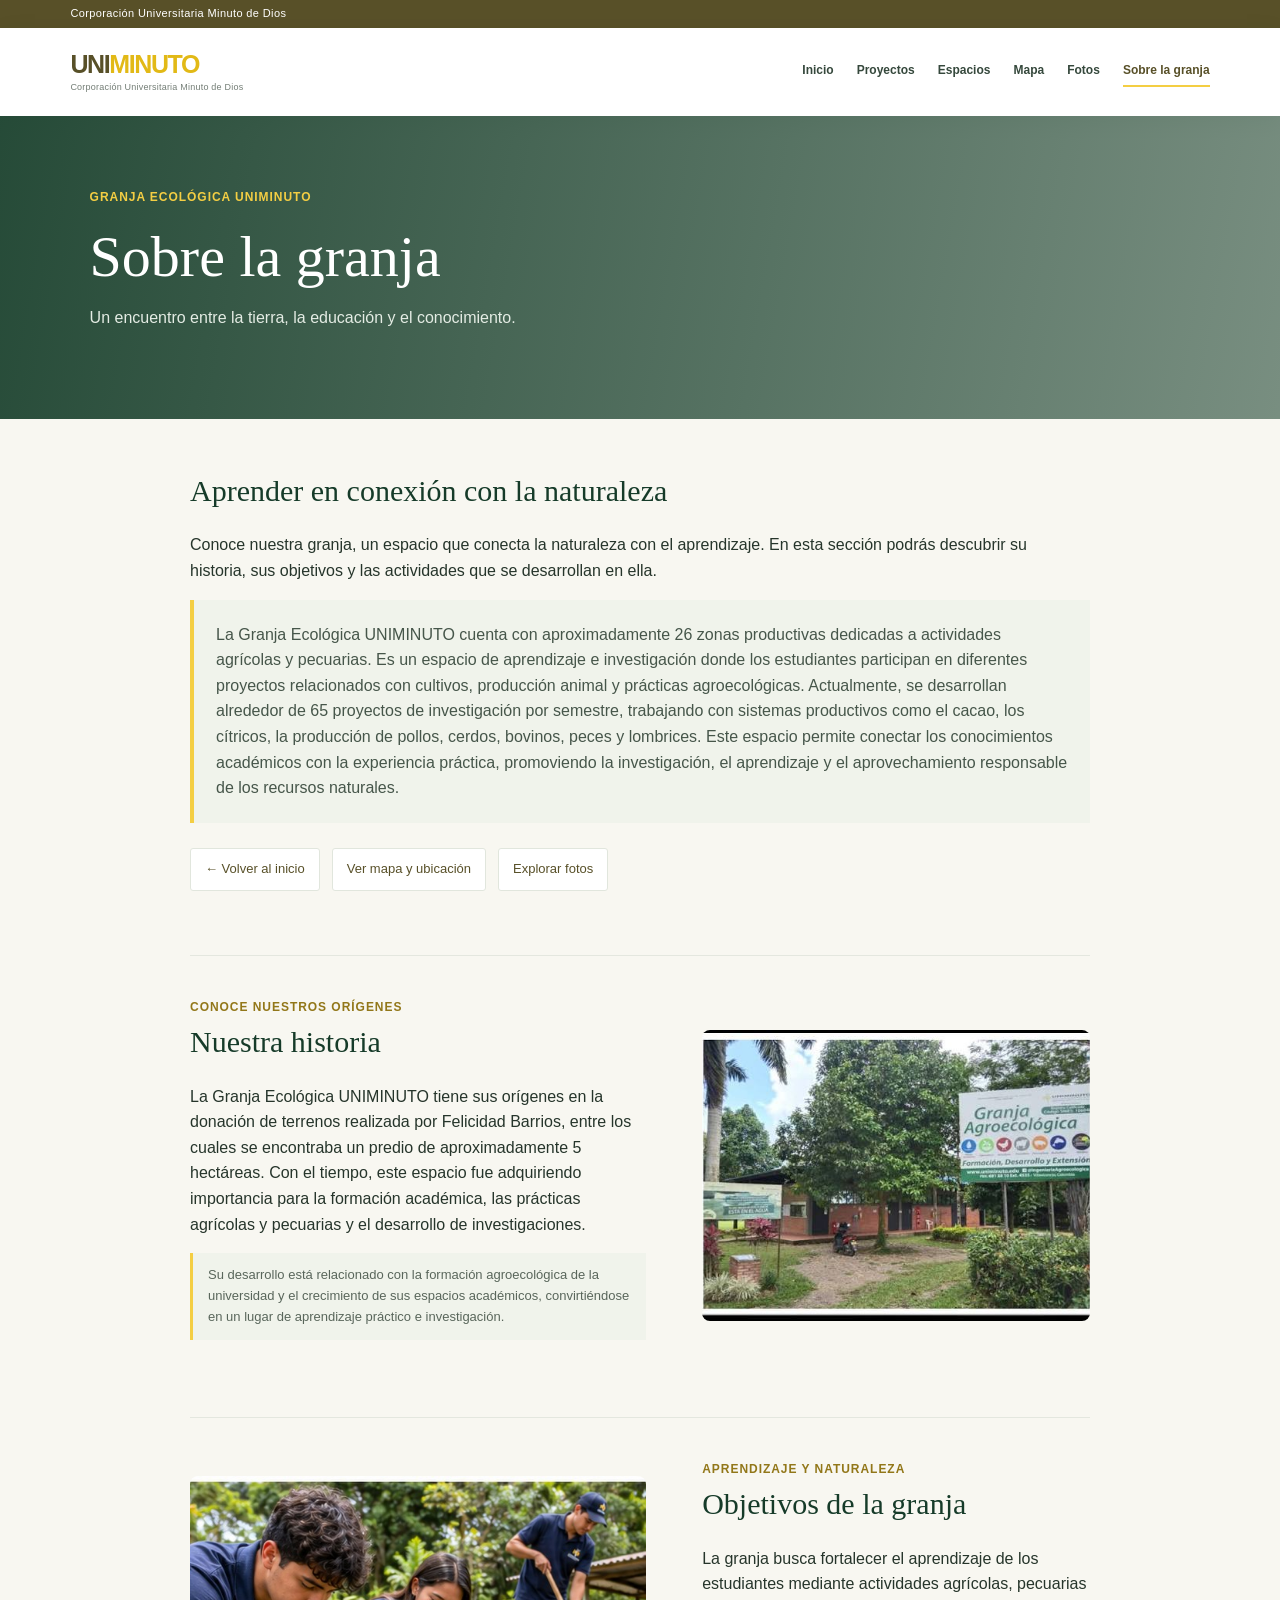
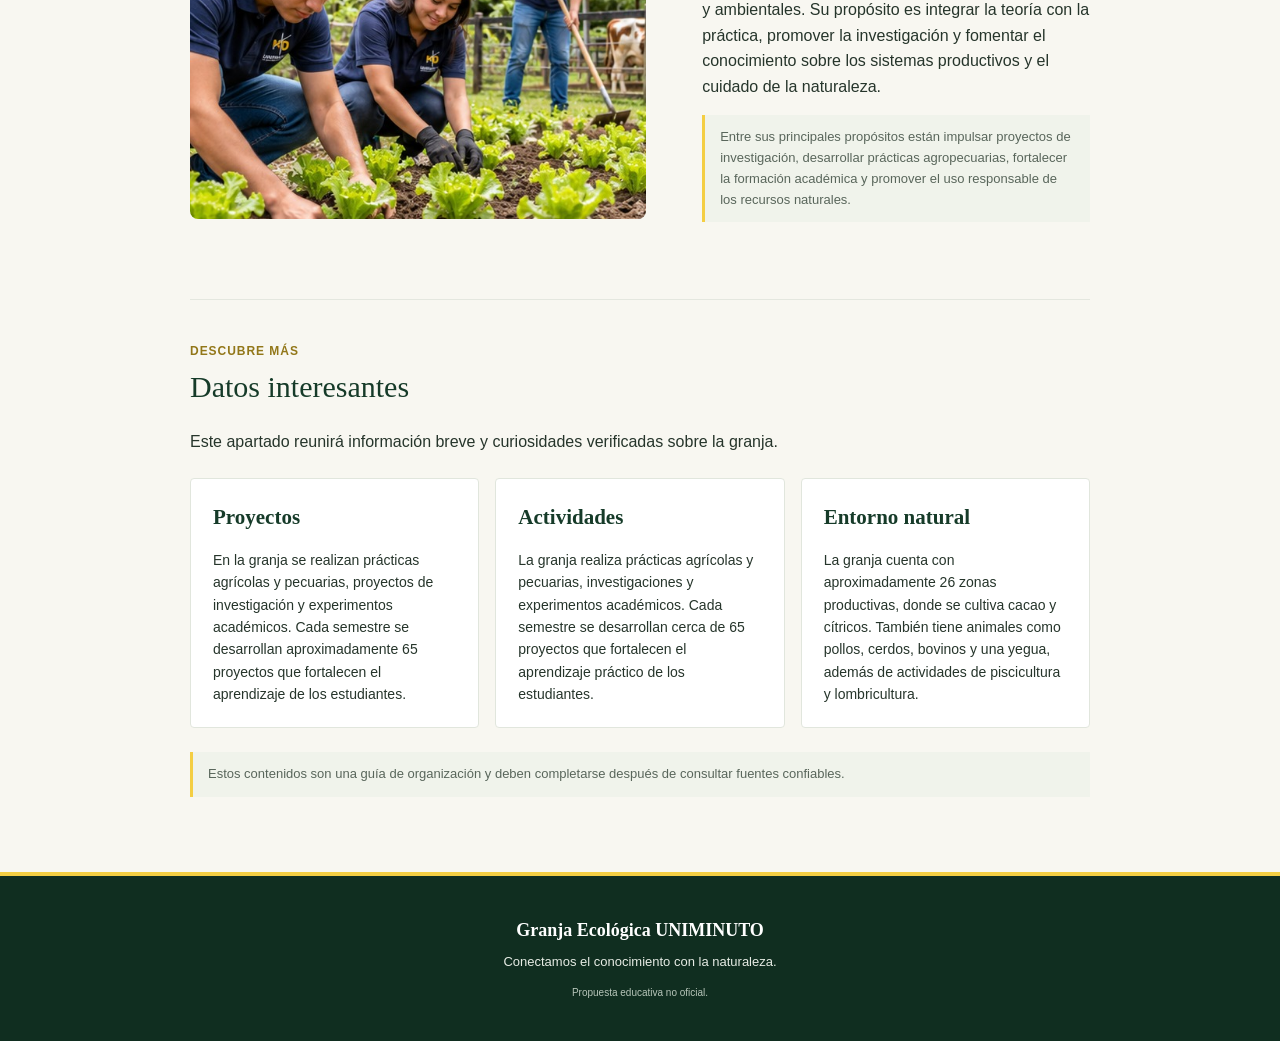
<file: modulos/sobre-la-granja/sobre-la-granja.html>
<!DOCTYPE html>
<html lang="es">
<head>
    <meta charset="UTF-8">
    <meta name="viewport" content="width=device-width, initial-scale=1.0">
    <meta name="description" content="Conoce la Granja Ecológica UNIMINUTO, su historia, objetivos y relación con el aprendizaje y la naturaleza.">
    <title>Sobre la granja | Granja Ecológica UNIMINUTO</title>
    <link rel="stylesheet" href="../../css/estilos.css">
    <script src="../../js/script.js" defer></script>
</head>
<body>
    <div class="topline">Corporación Universitaria Minuto de Dios</div>

    <header class="site-header">
        <a class="brand" href="../../index.html">
            <span class="brand-name">UNI<span>MINUTO</span></span>
            <span class="brand-caption">Corporación Universitaria Minuto de Dios</span>
        </a>
        <button class="menu-toggle" aria-label="Abrir menú" aria-expanded="false">☰</button>
        <nav class="main-nav" aria-label="Navegación principal">
            <a href="../../index.html">Inicio</a>
            <a href="../proyectos/proyectos.html">Proyectos</a>
            <a href="../espacios/espacios.html">Espacios</a>
            <a href="../mapa/mapa.html">Mapa</a>
            <a href="../fotos/fotos.html">Fotos</a>
            <a href="sobre-la-granja.html" class="active" aria-current="page">Sobre la granja</a>
        </nav>
    </header>

    <main>
        <section class="module-hero">
            <p class="eyebrow">Granja Ecológica UNIMINUTO</p>
            <h1>Sobre la granja</h1>
            <p>Un encuentro entre la tierra, la educación y el conocimiento.</p>
        </section>

        <section class="module-content about-intro">
            <h2>Aprender en conexión con la naturaleza</h2>
            <p>Conoce nuestra granja, un espacio que conecta la naturaleza con el aprendizaje. En esta sección podrás descubrir su historia, sus objetivos y las actividades que se desarrollan en ella.</p>

            <div class="module-note">
                La Granja Ecológica UNIMINUTO cuenta con aproximadamente 26 zonas productivas dedicadas a actividades agrícolas y pecuarias. 
                Es un espacio de aprendizaje e investigación donde los estudiantes participan en diferentes proyectos relacionados con cultivos, producción animal y prácticas agroecológicas.
                Actualmente, se desarrollan alrededor de 65 proyectos de investigación por semestre, trabajando con sistemas productivos como el cacao, los cítricos, la producción de pollos, cerdos, bovinos, peces y lombrices.
                Este espacio permite conectar los conocimientos académicos con la experiencia práctica, promoviendo la investigación, el aprendizaje y el aprovechamiento responsable de los recursos naturales.
            </div>

            <div class="module-links">
                <a href="../../index.html">← Volver al inicio</a>
                <a href="../mapa/mapa.html">Ver mapa y ubicación</a>
                <a href="../fotos/fotos.html">Explorar fotos</a>
            </div>

            <section class="about-section" aria-labelledby="historia-titulo">
                <div class="about-section-copy">
                    <p class="eyebrow about-eyebrow">Conoce nuestros orígenes</p>
                    <h2 id="historia-titulo">Nuestra historia</h2>
                    <p>La Granja Ecológica UNIMINUTO tiene sus orígenes en la donación de terrenos realizada por Felicidad Barrios,
                    entre los cuales se encontraba un predio de aproximadamente 5 hectáreas. Con el tiempo, este espacio fue adquiriendo importancia para la formación académica,
                    las prácticas agrícolas y pecuarias y el desarrollo de investigaciones.</p>
                    <p class="about-placeholder">Su desarrollo está relacionado con la formación agroecológica de la universidad y el crecimiento de sus espacios académicos,
                    convirtiéndose en un lugar de aprendizaje práctico e investigación.</p>
                </div>
                <div class="about-image">
                    <img src="../../sources/fotos/sobre-la-granja/Entrada principal.jpg"
                        alt="Entrada principal de la Granja Ecológica UNIMINUTO">
                </div>
            </section>

            <section class="about-section about-section-reverse" aria-labelledby="objetivos-titulo">
                <div class="about-section-copy">
                    <p class="eyebrow about-eyebrow">Aprendizaje y naturaleza</p>
                    <h2 id="objetivos-titulo">Objetivos de la granja</h2>
                    <p>La granja busca fortalecer el aprendizaje de los estudiantes mediante actividades agrícolas, pecuarias y ambientales. Su propósito es integrar la teoría con la práctica,
                    promover la investigación y fomentar el conocimiento sobre los sistemas productivos y el cuidado de la naturaleza.</p>
                    <p class="about-placeholder">Entre sus principales propósitos están impulsar proyectos de investigación, desarrollar prácticas agropecuarias,
                    fortalecer la formación académica y promover el uso responsable de los recursos naturales.</p>
                </div>
                <div class="about-image about-image-secondary">
                    <img src="../../sources/fotos/sobre-la-granja/esclavos.jpeg"
                        alt="Jóvenes realizando actividades en la granja">
                </div>
            </section>

            <section class="about-facts" aria-labelledby="datos-titulo">
                <p class="eyebrow about-eyebrow">Descubre más</p>
                <h2 id="datos-titulo">Datos interesantes</h2>
                <p>Este apartado reunirá información breve y curiosidades verificadas sobre la granja.</p>
                <div class="about-facts-grid">
                    <article class="about-fact-card">
                        <h3>Proyectos</h3>
                        <p>En la granja se realizan prácticas agrícolas y pecuarias, proyectos de investigación y experimentos académicos.
                        Cada semestre se desarrollan aproximadamente 65 proyectos que fortalecen el aprendizaje de los estudiantes.</p>
                    </article>
                    <article class="about-fact-card">
                        <h3>Actividades</h3>
                        <p>La granja realiza prácticas agrícolas y pecuarias, investigaciones y experimentos académicos.
                        Cada semestre se desarrollan cerca de 65 proyectos que fortalecen el aprendizaje práctico de los estudiantes.</p>
                    </article>
                    <article class="about-fact-card">
                        <h3>Entorno natural</h3>
                        <p>La granja cuenta con aproximadamente 26 zonas productivas, donde se cultiva cacao y cítricos.
                        También tiene animales como pollos, cerdos, bovinos y una yegua, además de actividades de piscicultura y lombricultura.</p>
                    </article>
                </div>
                <p class="about-placeholder">Estos contenidos son una guía de organización y deben completarse después de consultar fuentes confiables.</p>
            </section>
        </section>
    </main>

    <footer class="site-footer">
        <a class="footer-brand" href="../../index.html">Granja Ecológica UNIMINUTO</a>
        <p>Conectamos el conocimiento con la naturaleza.</p>
        <small>Propuesta educativa no oficial.</small>
    </footer>
</body>
</html>
</file>
<file: css/estilos.css>
:root {
    --green: #275b3d;
    --deep: #173b2a;
    --gold: #f4cf24;
    --ink: #26352b;
    --muted: #68736a;
    --paper: #fbfaf6;
    --white: #fff;
    --serif: Georgia, 'Times New Roman', serif
}

* {
    box-sizing: border-box
}

html {
    scroll-behavior: smooth
}

body {
    margin: 0;
    color: var(--ink);
    background: var(--paper);
    font-family: Arial, Helvetica, sans-serif;
    line-height: 1.6
}

.topline {
    height: 26px;
    padding: 3px max(5.5vw, 22px);
    background: var(--green);
    color: #fff;
    font-size: 11px
}

.site-header {
    min-height: 86px;
    padding: 14px max(5.5vw, 22px);
    display: flex;
    align-items: center;
    justify-content: space-between;
    gap: 28px;
    background: #fff
}

.brand {
    display: flex;
    flex-direction: column;
    text-decoration: none;
    color: var(--green);
    line-height: 1.1
}

.brand-name {
    font-weight: 800;
    font-size: 27px;
    letter-spacing: -1.4px
}

.brand-name span {
    color: #e2b916
}

.brand-caption {
    font-size: 9px;
    color: #737d75;
    margin-top: 5px
}

.main-nav {
    display: flex;
    align-items: center;
    gap: clamp(14px, 2.3vw, 34px)
}

.main-nav a {
    color: #35483c;
    text-decoration: none;
    font-size: 13px;
    padding: 8px 0;
    border-bottom: 2px solid transparent
}

.main-nav a:hover,
.main-nav a.active {
    color: var(--green);
    border-color: var(--gold)
}

.menu-toggle {
    display: none;
    border: 0;
    background: transparent;
    font-size: 26px;
    color: var(--green);
    cursor: pointer
}

.hero {
    position: relative;
    min-height: 580px;
    display: flex;
    align-items: center;
    background-image: url('https://images.unsplash.com/photo-1500382017468-9049fed747ef?auto=format&fit=crop&w=2000&q=85');
    background-size: cover;
    background-position: center 54%;
    color: white
}

.hero-shade {
    position: absolute;
    inset: 0;
    background: linear-gradient(90deg, rgba(12, 31, 23, .78), rgba(12, 31, 23, .44) 48%, rgba(12, 31, 23, .04))
}

.hero-content {
    position: relative;
    z-index: 1;
    width: min(720px, 90%);
    margin-left: max(8vw, 28px);
    padding: 70px 0
}

.eyebrow {
    margin: 0 0 18px;
    color: var(--gold);
    font-size: 12px;
    font-weight: 700;
    letter-spacing: .08em;
    text-transform: uppercase
}

.eyebrow span {
    font-size: 17px;
    margin-right: 8px
}

.hero h1 {
    margin: 0 0 20px;
    font-size: clamp(42px, 6vw, 68px);
    line-height: 1.03;
    letter-spacing: -2.2px
}

.hero h1 span {
    color: var(--gold)
}

.hero-lead {
    font-size: 19px;
    font-weight: 700;
    margin: 0 0 6px
}

.hero-copy {
    max-width: 510px;
    margin: 0 0 28px;
    color: #f1f3ee;
    font-size: 16px
}

.button {
    display: inline-flex;
    gap: 22px;
    align-items: center;
    padding: 12px 18px;
    text-decoration: none;
    font-size: 13px;
    font-weight: 700;
    border-radius: 3px;
    transition: transform .2s
}

.button:hover {
    transform: translateY(-2px)
}

.button-yellow {
    background: var(--gold);
    color: #253326
}

.button-light {
    background: white;
    color: var(--green)
}

.photo-caption {
    position: absolute;
    bottom: 13px;
    right: 22px;
    font-size: 10px;
    color: #f3f3eb
}

.section-wrap {
    width: min(1120px, 88%);
    margin: 0 auto
}

.essence {
    display: grid;
    grid-template-columns: repeat(3, 1fr);
    gap: 22px;
    padding: 34px 0;
    border-bottom: 1px solid #e6e6dc
}

.essence article {
    display: flex;
    align-items: center;
    gap: 13px
}

.round-icon {
    width: 40px;
    height: 40px;
    display: grid;
    place-items: center;
    border-radius: 50%;
    background: #edf2e9;
    color: var(--green);
    font-size: 21px
}

.essence strong,
.essence small {
    display: block
}

.essence strong {
    font-size: 13px
}

.essence small {
    font-size: 11px;
    color: var(--muted)
}

.discover {
    padding: 86px 0 92px
}

.section-heading {
    max-width: 560px;
    margin: 0 auto 34px;
    text-align: center
}

.dark-eyebrow {
    color: var(--green);
    margin-bottom: 9px
}

.section-heading h2,
.closing-banner h2 {
    font-family: var(--serif);
    font-size: clamp(34px, 4vw, 48px);
    line-height: 1.1;
    margin: 0 0 13px;
    font-weight: 500;
    color: var(--deep)
}

.section-heading>p:last-child {
    margin: 0;
    color: var(--muted)
}

.feature-grid {
    display: grid;
    grid-template-columns: repeat(3, 1fr);
    gap: 18px
}

.feature-card {
    min-height: 240px;
    padding: 26px;
    background: #fff;
    border: 1px solid #e9e9df;
    border-radius: 5px;
    text-decoration: none;
    color: inherit;
    box-shadow: 0 7px 22px rgba(27, 54, 36, .04);
    transition: transform .2s, box-shadow .2s
}

.feature-card:hover {
    transform: translateY(-4px);
    box-shadow: 0 12px 28px rgba(27, 54, 36, .1)
}

.feature-icon {
    font-size: 25px
}

.feature-card h3 {
    margin: 14px 0 8px;
    color: var(--deep);
    font-family: var(--serif);
    font-size: 22px;
    font-weight: 500;
    line-height: 1.2
}

.feature-card p {
    margin: 0 0 18px;
    color: var(--muted);
    font-size: 13px
}

.text-link {
    color: var(--green);
    font-size: 12px;
    font-weight: 700
}

.closing-banner {
    min-height: 340px;
    padding: 64px max(9vw, 28px);
    display: flex;
    align-items: center;
    background: linear-gradient(90deg, rgba(19, 58, 39, .94), rgba(19, 58, 39, .72)), url('https://images.unsplash.com/photo-1472396961693-142e6e269027?auto=format&fit=crop&w=1800&q=80') center/cover;
    color: #fff
}

.closing-banner>div {
    max-width: 510px
}

.closing-banner .eyebrow {
    color: var(--gold)
}

.closing-banner h2 {
    color: white;
    margin-bottom: 12px
}

.closing-banner p:not(.eyebrow) {
    color: #e4e9e3;
    margin: 0 0 22px
}

.site-footer {
    padding: 34px 22px;
    text-align: center;
    background: #102e20;
    color: #e7ece5
}

.footer-brand {
    font-weight: bold;
    color: white;
    text-decoration: none
}

.site-footer p {
    margin: 4px 0 10px;
    font-size: 13px
}

.site-footer small {
    color: #b8c6ba;
    font-size: 10px
}

.module-hero {
    padding: 72px max(7vw, 24px);
    background: linear-gradient(100deg, rgba(20, 60, 40, .92), rgba(20, 60, 40, .56)), url('https://images.unsplash.com/photo-1500382017468-9049fed747ef?auto=format&fit=crop&w=1800&q=80') center/cover;
    color: #fff
}

.module-hero h1 {
    margin: 0;
    font: 500 clamp(38px, 5vw, 58px)/1.1 var(--serif)
}

.module-hero p:last-child {
    max-width: 600px;
    color: #e4ece4
}

.module-content {
    width: min(900px, 88%);
    margin: 55px auto 75px
}

.map-frame {
    height: min(65vh, 560px);
    min-height: 360px;
    margin-top: 24px;
    overflow: hidden;
    border: 1px solid #e1e6dd;
    border-radius: 5px;
    background: #f0f3eb
}

.map-frame iframe {
    display: block;
    width: 100%;
    height: 100%;
    border: 0
}

.illustrated-map-frame {
    width: min(100%, 620px);
    margin: 24px auto;
    padding: 12px;
    overflow: hidden;
    border: 1px solid #e1e6dd;
    border-radius: 12px;
    background: #f5f2e8;
    box-shadow: 0 12px 30px rgba(23, 59, 42, .12)
}

.illustrated-map {
    display: block;
    width: 100%;
    height: auto;
    border: 0;
    border-radius: 7px
}

.spaces-map-preview {
    display: block;
    width: min(100%, 420px);
    margin: 24px auto;
    padding: 10px;
    overflow: hidden;
    border: 1px solid #e1e6dd;
    border-radius: 12px;
    background: #f5f2e8;
    box-shadow: 0 12px 30px rgba(23, 59, 42, .12);
    transition: transform .2s ease, box-shadow .2s ease
}

.spaces-map-preview:hover,
.spaces-map-preview:focus-visible {
    transform: translateY(-3px);
    box-shadow: 0 16px 34px rgba(23, 59, 42, .18)
}

.spaces-map-preview img {
    display: block;
    width: 100%;
    height: auto;
    border-radius: 7px
}

.map-disclaimer {
    color: var(--muted);
    font-size: 13px
}

.area-dialog {
    width: min(560px, calc(100% - 32px));
    max-width: none;
    max-height: min(90vh, 760px);
    padding: 0;
    overflow: auto;
    border: 1px solid #c8d1bc;
    border-radius: 14px;
    color: var(--ink);
    background: var(--paper);
    box-shadow: 0 24px 70px rgba(21, 39, 27, .3)
}

.area-dialog::backdrop {
    background: rgba(20, 33, 24, .68);
    backdrop-filter: blur(3px)
}

.area-dialog-content {
    position: relative;
    padding: 24px
}

.area-dialog-gallery {
    width: 100%
}

.area-dialog-close {
    position: absolute;
    top: 32px;
    right: 32px;
    display: grid;
    width: 42px;
    height: 42px;
    place-items: center;
    border: 1px solid rgba(255, 255, 255, .8);
    border-radius: 50%;
    color: #fff;
    background: rgba(23, 59, 42, .9);
    font-size: 24px;
    line-height: 1;
    cursor: pointer
}

.area-dialog-close:hover,
.area-dialog-close:focus-visible {
    background: var(--green)
}

.area-dialog-image {
    display: block;
    width: 100%;
    height: min(52vh, 420px);
    min-height: 180px;
    border-radius: 8px;
    background: #e7ecdf;
    object-fit: contain
}

.area-gallery-controls {
    display: flex;
    align-items: center;
    justify-content: center;
    gap: 18px;
    margin-top: 12px
}

.area-gallery-button {
    display: grid;
    width: 40px;
    height: 40px;
    place-items: center;
    border: 1px solid #c8d1bc;
    border-radius: 50%;
    color: var(--deep);
    background: #fff;
    font-size: 20px;
    cursor: pointer
}

.area-gallery-button:hover,
.area-gallery-button:focus-visible {
    color: #fff;
    background: var(--green)
}

.area-photo-count {
    min-width: 48px;
    color: var(--muted);
    font-size: 14px;
    text-align: center
}

.area-dialog-title {
    margin: 20px 0 8px;
    color: var(--deep);
    font: 500 clamp(24px, 4vw, 32px) var(--serif)
}

.area-dialog-description {
    margin: 0;
    color: var(--muted)
}

.illustrated-map g[role="button"] {
    cursor: pointer
}

.module-content h2 {
    color: var(--deep);
    font: 500 30px var(--serif)
}

.module-note {
    padding: 22px;
    border-left: 4px solid var(--gold);
    background: #f0f3eb;
    color: #46564a
}

.module-links {
    display: flex;
    flex-wrap: wrap;
    gap: 12px;
    margin-top: 25px
}

.module-links a {
    padding: 10px 14px;
    background: #fff;
    border: 1px solid #e1e6dd;
    border-radius: 3px;
    color: var(--green);
    text-decoration: none;
    font-size: 13px
}

@media(max-width:850px) {
    .site-header {
        position: relative;
        min-height: 74px
    }

    .menu-toggle {
        display: block
    }

    .main-nav {
        display: none;
        position: absolute;
        z-index: 5;
        top: 100%;
        left: 0;
        right: 0;
        padding: 12px 6%;
        background: #fff;
        box-shadow: 0 10px 15px #0001;
        align-items: stretch;
        flex-direction: column;
        gap: 2px
    }

    .main-nav.open {
        display: flex
    }

    .main-nav a {
        padding: 10px 0
    }

    .hero {
        min-height: 540px
    }

    .essence {
        grid-template-columns: 1fr;
        gap: 16px;
        padding: 25px 0
    }

    .feature-grid {
        grid-template-columns: 1fr
    }

    .feature-card {
        min-height: 0
    }

    .discover {
        padding: 62px 0
    }

    .closing-banner {
        min-height: 310px
    }
}

@media(max-width:480px) {
    .topline {
        font-size: 9px
    }

    .brand-name {
        font-size: 24px
    }

    .hero {
        min-height: 590px;
        background-position: 60% center
    }

    .hero-content {
        padding: 58px 0
    }

    .hero h1 {
        font-size: 43px
    }

    .hero-lead {
        font-size: 17px
    }

    .hero-copy {
        font-size: 14px
    }

    .photo-caption {
        font-size: 9px
    }

    .section-wrap {
        width: 88%
    }

    .discover {
        padding: 52px 0 62px
    }

    .closing-banner {
        padding: 50px 7%
    }
}

@media(max-width:600px) {
    .area-dialog-content {
        padding: 16px
    }

    .area-dialog-close {
        top: 24px;
        right: 24px
    }

    .area-dialog-image {
        height: min(42vh, 300px);
        min-height: 150px
    }
}

@media(prefers-reduced-motion:reduce) {
    *,
    *::before,
    *::after {
        scroll-behavior: auto !important;
        transition-duration: .01ms !important
    }
}

:root {
    --green: #585028;
    --deep: #163b29;
    --gold: #f4ce43;
    --paper: #f8f7f1;
    --serif: Georgia, 'Times New Roman', serif
}

::selection {
    color: var(--deep);
    background: #f4ce4380
}

a:focus-visible,
button:focus-visible {
    outline: 3px solid #d2a900;
    outline-offset: 4px
}

.skip-link {
    position: fixed;
    z-index: 20;
    top: 12px;
    left: 12px;
    padding: 10px 14px;
    transform: translateY(-160%);
    border-radius: 5px;
    background: #fff;
    color: var(--deep);
    font-weight: 700
}

.skip-link:focus {
    transform: translateY(0)
}

.topline {
    height: auto;
    min-height: 28px;
    padding-top: 5px;
    padding-bottom: 5px;
    letter-spacing: .035em
}

.site-header {
    min-height: 88px;
    box-shadow: 0 4px 22px #193b2910
}

.home-header .brand {
    flex-direction: row;
    align-items: center;
    gap: 11px
}

.brand-mark {
    display: grid;
    width: 42px;
    height: 42px;
    place-items: center;
    border-radius: 50% 50% 50% 8px;
    transform: rotate(-8deg);
    background: #edf2e9;
    color: var(--green);
    font-size: 25px
}

.brand-copy {
    display: flex;
    flex-direction: column
}

.brand-name {
    font-size: 25px
}

.brand-caption {
    font-size: 9px;
    letter-spacing: .025em
}

.main-nav {
    gap: clamp(12px, 1.8vw, 28px)
}

.main-nav a {
    position: relative;
    padding: 10px 0;
    font-size: 12px;
    font-weight: 700;
    transition: color .2s ease
}

.main-nav a::after {
    position: absolute;
    right: 0;
    bottom: 4px;
    left: 0;
    height: 2px;
    transform: scaleX(0);
    transform-origin: left;
    background: var(--gold);
    content: "";
    transition: transform .2s ease
}

.main-nav a:hover::after,
.main-nav a:focus-visible::after,
.main-nav a.active::after {
    transform: scaleX(1)
}

.main-nav a:hover,
.main-nav a.active {
    border-color: transparent
}

.menu-toggle {
    width: 44px;
    height: 44px;
    padding: 10px;
    border-radius: 50%;
    background: #edf2e9
}

.menu-toggle-icon {
    display: grid;
    gap: 5px
}

.menu-toggle-icon span {
    display: block;
    width: 22px;
    height: 2px;
    border-radius: 2px;
    background: var(--green);
    transition: transform .2s ease
}

.menu-toggle[aria-expanded="true"] .menu-toggle-icon span:first-child {
    transform: translateY(3.5px) rotate(45deg)
}

.menu-toggle[aria-expanded="true"] .menu-toggle-icon span:last-child {
    transform: translateY(-3.5px) rotate(-45deg)
}

.hero {
    min-height: min(690px, calc(100svh - 116px));
    background-position: center 58%
}

.hero-shade {
    background: linear-gradient(90deg, rgba(11, 33, 22, .86), rgba(12, 34, 24, .58) 48%, rgba(12, 31, 23, .12)),
        linear-gradient(0deg, rgba(12, 31, 23, .28), transparent 45%)
}

.hero-content {
    width: min(760px, 84%);
    margin-left: max(9vw, 28px);
    padding: 92px 0
}

.hero .eyebrow {
    display: inline-flex;
    align-items: center;
    gap: 9px;
    padding: 8px 13px;
    border: 1px solid #ffffff48;
    border-radius: 99px;
    background: #ffffff12;
    color: #ffe174;
    font-size: 10px;
    letter-spacing: .12em;
    backdrop-filter: blur(8px)
}

.hero .eyebrow span {
    margin: 0
}

.hero h1 {
    max-width: 760px;
    margin-bottom: 18px;
    font-family: var(--serif);
    font-size: clamp(54px, 7.2vw, 88px);
    font-weight: 500;
    letter-spacing: -3px;
    line-height: .99
}

.hero h1 span {
    color: #f7d85b
}

.hero-lead {
    margin-bottom: 8px;
    font-size: clamp(17px, 2vw, 21px)
}

.hero-copy {
    max-width: 470px;
    margin-bottom: 30px;
    color: #e6ede5;
    line-height: 1.75
}

.button {
    min-height: 48px;
    padding: 13px 19px;
    border-radius: 5px;
    transition: transform .2s ease, box-shadow .2s ease, background-color .2s ease
}

.button-yellow {
    box-shadow: 0 8px 22px #0002
}

.button-yellow:hover {
    background: #ffdd59;
    box-shadow: 0 12px 24px #0003
}

.hero-text-link {
    display: inline-flex;
    align-items: center;
    gap: 9px;
    margin-left: 18px;
    color: #fff;
    font-size: 13px;
    font-weight: 700;
    text-decoration-color: #ffffff70;
    text-underline-offset: 5px
}

.hero-text-link span {
    color: var(--gold);
    transition: transform .2s ease
}

.hero-text-link:hover span {
    transform: translateY(3px)
}

.hero-stamp {
    position: absolute;
    right: max(8vw, 30px);
    bottom: 80px;
    z-index: 1;
    display: grid;
    width: 146px;
    height: 146px;
    align-content: center;
    justify-items: center;
    transform: rotate(7deg);
    border: 1px solid #ffffffa6;
    border-radius: 50%;
    background: #173b2a88;
    color: #fff;
    text-align: center;
    backdrop-filter: blur(6px)
}

.hero-stamp span {
    font-size: 10px;
    letter-spacing: .08em;
    text-transform: uppercase
}

.hero-stamp strong {
    margin-top: 4px;
    font: 500 19px/1.05 var(--serif)
}

.hero-stamp i {
    position: absolute;
    right: 18px;
    bottom: 15px;
    color: var(--gold);
    font-size: 20px;
    font-style: normal
}

.photo-caption {
    right: 24px;
    bottom: 15px;
    color: #fff;
    text-shadow: 0 1px 5px #000
}

.essence {
    gap: 30px;
    padding: 30px 0 34px
}

.essence article {
    gap: 15px
}

.round-icon {
    width: 46px;
    height: 46px;
    flex: 0 0 46px;
    border: 1px solid #dfe8d9;
    font-size: 22px
}

.essence strong {
    font-size: 13px;
    letter-spacing: .005em
}

.essence small {
    margin-top: 2px;
    font-size: 12px
}

.discover {
    padding: 94px 0 82px
}

.section-heading {
    margin-bottom: 42px
}

.dark-eyebrow {
    font-size: 10px;
    letter-spacing: .14em
}

.section-heading h2 {
    font-size: clamp(38px, 4.6vw, 56px);
    letter-spacing: -1.2px
}

.section-heading > p:last-child {
    font-size: 15px
}

.feature-grid {
    gap: 20px
}

.feature-card {
    position: relative;
    display: flex;
    min-height: 268px;
    flex-direction: column;
    overflow: hidden;
    padding: 29px;
    border-color: #e5e8df;
    border-radius: 10px;
    box-shadow: 0 8px 24px #193b2908;
    transition: transform .24s ease, border-color .24s ease, box-shadow .24s ease
}

.feature-card::after {
    position: absolute;
    right: -36px;
    bottom: -55px;
    width: 135px;
    height: 135px;
    border-radius: 50%;
    background: #edf3e8;
    content: "";
    transition: transform .3s ease
}

.feature-card:hover,
.feature-card:focus-visible {
    transform: translateY(-7px);
    border-color: #b8c9b3;
    box-shadow: 0 18px 38px #193b2917
}

.feature-card:hover::after {
    transform: scale(1.3)
}

.feature-icon,
.feature-number,
.feature-card h3,
.feature-card p,
.feature-card .text-link {
    position: relative;
    z-index: 1
}

.feature-icon {
    display: grid;
    width: 50px;
    height: 50px;
    place-items: center;
    border-radius: 14px;
    background: #edf3e8;
    font-size: 25px
}

.feature-number {
    position: absolute;
    top: 33px;
    right: 28px;
    color: #97a394;
    font-size: 11px;
    font-weight: 700;
    letter-spacing: .08em
}

.feature-card h3 {
    margin: 18px 0 8px;
    font-size: 23px
}

.feature-card p {
    font-size: 14px;
    line-height: 1.65
}

.text-link {
    display: flex;
    align-items: center;
    justify-content: space-between;
    gap: 12px;
    margin-top: auto;
    padding-top: 8px;
    font-size: 12px
}

.text-link span {
    font-size: 17px;
    transition: transform .2s ease
}

.feature-card:hover .text-link span {
    transform: translate(3px, -3px)
}

.green-prompt {
    position: relative;
    display: grid;
    grid-template-columns: 1fr 1fr;
    align-items: center;
    gap: 38px;
    margin-bottom: 96px;
    padding: 39px clamp(25px, 5vw, 62px);
    overflow: hidden;
    border: 1px solid #dfe8d9;
    border-radius: 14px;
    background: linear-gradient(120deg, #eff3e9, #f6f5ec)
}

.prompt-decoration {
    position: absolute;
    top: -54px;
    left: 43%;
    color: #dce7d4;
    font-size: 180px;
    line-height: 1
}

.prompt-copy,
.prompt-action {
    position: relative;
    z-index: 1
}

.prompt-copy .eyebrow {
    margin-bottom: 12px
}

.prompt-copy h2 {
    margin: 0;
    color: var(--deep);
    font: 500 clamp(28px, 3.4vw, 40px)/1.12 var(--serif);
    letter-spacing: -.6px
}

.prompt-action {
    padding-left: 30px;
    border-left: 1px solid #cdd9c8
}

.prompt-tip {
    min-height: 55px;
    margin: 0 0 16px;
    color: #46564a;
    font-size: 15px;
    line-height: 1.65
}

.button-green {
    border: 0;
    background: var(--green);
    color: #fff;
    cursor: pointer;
    font: inherit;
    font-size: 13px;
    font-weight: 700
}

.button-green:hover {
    background: var(--deep);
    box-shadow: 0 8px 20px #173b2a24
}

.closing-banner {
    min-height: 390px;
    padding: 76px max(9vw, 28px);
    background-image: linear-gradient(90deg, rgba(15, 49, 31, .94), rgba(19, 58, 39, .62)),
        url('https://images.unsplash.com/photo-1472396961693-142e6e269027?auto=format&fit=crop&w=1800&q=80');
    background-position: center 54%
}

.closing-banner h2 {
    font-size: clamp(40px, 5vw, 56px);
    letter-spacing: -1px
}

.closing-banner p:not(.eyebrow) {
    max-width: 430px;
    line-height: 1.7
}

.button-light:hover {
    background: #f2f4ea;
    box-shadow: 0 8px 20px #0002
}

.site-footer {
    padding: 40px 22px;
    border-top: 4px solid var(--gold)
}

.footer-brand {
    font-family: var(--serif);
    font-size: 18px
}

.site-footer p {
    margin: 7px 0 12px
}

.site-footer small {
    display: block;
    max-width: 660px;
    margin: 0 auto;
    line-height: 1.6
}

@media (max-width: 850px) {
    .site-header {
        min-height: 76px
    }

    .main-nav {
        padding: 12px 6% 18px;
        border-top: 1px solid #edf0e9
    }

    .main-nav a {
        padding: 11px 0
    }

    .main-nav a::after {
        bottom: 5px;
        right: auto;
        width: 36px
    }

    .hero {
        min-height: 590px
    }

    .hero-content {
        width: 82%;
        margin-left: 7%;
        padding: 76px 0
    }

    .hero-stamp {
        right: 6%;
        bottom: 47px;
        width: 118px;
        height: 118px
    }

    .hero-stamp strong {
        font-size: 16px
    }

    .essence {
        grid-template-columns: 1fr;
        gap: 17px;
        padding: 27px 0
    }

    .essence article {
        max-width: 360px
    }

    .feature-grid {
        grid-template-columns: 1fr
    }

    .feature-card {
        min-height: 0
    }

    .green-prompt {
        margin-bottom: 70px;
        gap: 24px
    }
}

@media (max-width: 600px) {
    .topline {
        padding-left: 6%;
        font-size: 9px
    }

    .site-header {
        padding-right: 5%;
        padding-left: 5%
    }

    .brand-mark {
        width: 36px;
        height: 36px;
        font-size: 21px
    }

    .brand-name {
        font-size: 22px
    }

    .brand-caption {
        font-size: 8px
    }

    .hero {
        min-height: 650px;
        align-items: flex-start;
        background-position: 62% center
    }

    .hero-shade {
        background: linear-gradient(90deg, rgba(11, 33, 22, .83), rgba(12, 34, 24, .46)),
            linear-gradient(0deg, rgba(12, 31, 23, .4), transparent 60%)
    }

    .hero-content {
        width: 88%;
        margin-left: 6%;
        padding: 75px 0 185px
    }

    .hero .eyebrow {
        max-width: 100%;
        font-size: 9px;
        letter-spacing: .07em
    }

    .hero h1 {
        font-size: clamp(48px, 14vw, 66px);
        letter-spacing: -2px
    }

    .hero-copy {
        font-size: 14px
    }

    .hero-stamp {
        right: 7%;
        bottom: 47px;
        width: 105px;
        height: 105px
    }

    .hero-stamp span {
        font-size: 8px
    }

    .hero-stamp strong {
        font-size: 14px
    }

    .hero-stamp i {
        right: 12px;
        bottom: 11px;
        font-size: 16px
    }

    .hero-text-link {
        margin-left: 12px;
        font-size: 12px
    }

    .photo-caption {
        right: auto;
        bottom: 14px;
        left: 6%;
        max-width: 55%;
        font-size: 9px
    }

    .section-wrap {
        width: 88%
    }

    .discover {
        padding: 64px 0
    }

    .section-heading {
        margin-bottom: 30px
    }

    .section-heading h2 {
        font-size: 40px
    }

    .feature-card {
        padding: 24px
    }

    .green-prompt {
        grid-template-columns: 1fr;
        gap: 22px;
        margin-bottom: 58px;
        padding: 30px 25px
    }

    .prompt-decoration {
        top: -20px;
        left: 68%;
        font-size: 130px
    }

    .prompt-action {
        padding: 20px 0 0;
        border-top: 1px solid #cdd9c8;
        border-left: 0
    }

    .prompt-tip {
        min-height: auto;
        font-size: 14px
    }

    .closing-banner {
        min-height: 350px;
        padding: 56px 7%
    }
}

@media (prefers-reduced-motion: reduce) {
    .main-nav a::after,
    .menu-toggle-icon span,
    .hero-text-link span,
    .feature-card::after,
    .text-link span {
        transition: none
    }
}
/* Estilos exclusivos del módulo "Sobre la granja" */
.about-intro > p {
    max-width: 880px;
}

.about-section {
    display: grid;
    grid-template-columns: minmax(0, 1fr) minmax(240px, .85fr);
    align-items: center;
    gap: clamp(24px, 5vw, 56px);
    margin-top: 64px;
    padding-top: 42px;
    border-top: 1px solid #e4e7df;
}

.about-section-copy h2,
.about-facts h2 {
    margin-top: 0;
}

.about-eyebrow {
    margin-bottom: 8px;
    color: #927719;
    font-size: 12px;
    font-weight: 700;
    letter-spacing: .08em;
    text-transform: uppercase;
}

.about-placeholder {
    padding: 12px 15px;
    border-left: 3px solid var(--gold);
    background: #f0f3eb;
    color: #59665b;
    font-size: 13px;
}

.about-image {
    width: 100%;
    min-width: 0;
    aspect-ratio: 4 / 3;
    overflow: hidden;
    border-radius: 8px;
    background: #e8eee3;
}

.about-image img {
    display: block;
    width: 100%;
    height: 100%;
    object-fit: cover;
}

.about-section-reverse .about-section-copy {
    order: 2;
}

.about-section-reverse .about-image {
    order: 1;
}

.about-facts {
    margin-top: 64px;
    padding-top: 42px;
    border-top: 1px solid #e4e7df;
}

.about-facts-grid {
    display: grid;
    grid-template-columns: repeat(3, minmax(0, 1fr));
    gap: 16px;
    margin: 24px 0;
}

.about-fact-card {
    padding: 22px;
    border: 1px solid #e1e6dd;
    border-radius: 4px;
    background: #fff;
}

.about-fact-card h3 {
    margin: 0 0 8px;
    color: var(--deep);
    font-family: var(--serif);
    font-size: 21px;
}

.about-fact-card p {
    margin-bottom: 0;
    font-size: 14px;
}

@media (max-width: 700px) {
    .about-section {
        grid-template-columns: 1fr;
        margin-top: 44px;
        padding-top: 30px;
    }

    .about-section-reverse .about-section-copy,
    .about-section-reverse .about-image {
        order: initial;
    }

    .about-facts {
        margin-top: 44px;
        padding-top: 30px;
    }

    .about-facts-grid {
        grid-template-columns: 1fr;
    }
}

/* Contenedor principal de la galería */
.galeria {
  width: 95%;
  max-width: 1450px;
  margin: 40px auto;
}

/* Título y descripción */
.galeria-encabezado {
  max-width: 850px;
  margin-bottom: 40px;
}

.galeria-etiqueta {
  color: #28613d;
  font-size: 14px;
  font-weight: bold;
  text-transform: uppercase;
}

.galeria-encabezado h1 {
  margin: 12px 0;
  color: #102d4d;
  font-size: 42px;
}

.galeria-descripcion {
  color: #526174;
  font-size: 18px;
  line-height: 1.7;
}

/* Botones de filtro */
.filtros {
  display: flex;
  flex-wrap: wrap;
  gap: 10px;
  margin-bottom: 30px;
}

.filtro {
  padding: 12px 20px;
  border: 1px solid #d8e0e8;
  border-radius: 6px;
  background-color: white;
  color: #102d4d;
  font-size: 16px;
  cursor: pointer;
}

.filtro.activo {
  border-color: #06447d;
  background-color: #06447d;
  color: white;
}

/* Cuadrícula y tarjetas */
.galeria-grid {
  display: grid;
  grid-template-columns: repeat(3, 1fr);
  gap: 24px;
}

.foto-card {
  overflow: hidden;
  border-radius: 8px;
  background-color: #edf5ed;
}

.foto-card img {
  display: block;
  width: 100%;
  aspect-ratio: 1.25 / 1;
  object-fit: cover;
}

.foto-pie {
  display: flex;
  align-items: center;
  justify-content: space-between;
  padding: 12px 18px;
  color: #102d4d;
}

.foto-pie p {
  margin: 0;
}

/* Ajustes para pantallas pequeñas */
@media (max-width: 800px) {
  .galeria-grid {
    grid-template-columns: repeat(2, 1fr);
  }
}

@media (max-width: 550px) {
  .galeria-grid {
    grid-template-columns: 1fr;
  }

  .galeria-encabezado h1 {
    font-size: 34px;
  }
}

/*Estilo al abrir la imagen*/
/* Fondo oscuro que cubre la página */
.visor-fotos {
  position: fixed;
  inset: 0;
  z-index: 1000;
  display: flex;
  align-items: center;
  justify-content: center;
  padding: 20px;
  background-color: rgba(15, 32, 48, 0.78);
}

/* Mantiene oculta la ventana hasta que la abramos */
.visor-fotos[hidden] {
  display: none;
}

/* Panel blanco */
.visor-panel {
  position: relative;
  width: 100%;
  max-width: 1120px;
  max-height: 95vh;
  overflow-y: auto;
  padding: 24px 30px 18px;
  border-radius: 10px;
  background-color: white;
}

/* Botón de cerrar */
.visor-cerrar {
  position: absolute;
  top: 12px;
  right: 18px;
  border: 0;
  background: transparent;
  color: #526174;
  font-size: 30px;
  cursor: pointer;
}

.visor-panel h2 {
  margin: 0 40px 8px 0;
  color: #192d42;
}

.visor-descripcion {
  margin: 0 0 20px;
  color: #657386;
}

/* Foto ampliada */
.visor-panel img {
  display: block;
  width: 100%;
  max-height: 68vh;
  object-fit: contain;
}

/* Flechas y contador */
.visor-controles {
  display: grid;
  grid-template-columns: 1fr auto 1fr;
  align-items: center;
  margin-top: 24px;
  color: #657386;
}

.visor-controles button {
  width: 46px;
  height: 46px;
  border: 1px solid #d8e0e8;
  border-radius: 6px;
  background-color: white;
  color: #192d42;
  font-size: 22px;
  cursor: pointer;
}

#fotoSiguiente {
  justify-self: end;
}

@media (max-width: 600px) {
  .visor-panel {
    padding: 22px 16px 16px;
  }

  .visor-panel img {
    max-height: 60vh;
  }
}

.boton-ampliar {
  border: 0;
  background: transparent;
  color: inherit;
  font-size: 20px;
  cursor: pointer;
}

/* ===== Módulo Proyectos ===== */
.proy-stats {
  display: grid;
  grid-template-columns: repeat(auto-fit, minmax(200px, 1fr));
  gap: 16px;
  margin: 28px 0;
}

.proy-stat {
  padding: 20px;
  background: var(--white);
  border: 1px solid #e1e6dd;
  border-left: 4px solid var(--gold);
  border-radius: 5px;
}

.proy-stat strong {
  display: block;
  color: var(--green);
  font: 500 32px var(--serif);
}

.proy-stat span {
  color: var(--muted);
  font-size: 14px;
}

.proy-subtitulo {
  margin: 42px 0 10px;
  color: var(--deep);
  font: 500 24px var(--serif);
}

.proy-tags {
  display: flex;
  flex-wrap: wrap;
  gap: 10px;
  margin-top: 14px;
}

.proy-tag {
  padding: 6px 14px;
  background: #f0f3eb;
  border-radius: 20px;
  color: var(--green);
  font-size: 13px;
  font-weight: 700;
}

.proy-areas {
  display: grid;
  grid-template-columns: repeat(auto-fit, minmax(260px, 1fr));
  gap: 20px;
  margin-top: 14px;
}

.proy-card {
  padding: 22px 24px;
  background: var(--white);
  border: 1px solid #e1e6dd;
  border-top: 4px solid var(--gold);
  border-radius: 5px;
}

.proy-card h4 {
  margin: 0 0 10px;
  color: var(--green);
  font: 500 20px var(--serif);
}

.proy-card ul {
  margin: 0;
  padding-left: 20px;
  line-height: 1.8;
}

.proy-faq {
  margin-top: 14px;
}

.proy-faq details {
  margin-bottom: 10px;
  padding: 14px 20px;
  background: var(--white);
  border: 1px solid #e1e6dd;
  border-radius: 5px;
}

.proy-faq summary {
  color: var(--green);
  font-weight: 700;
  cursor: pointer;
}

.proy-faq details[open] summary {
  margin-bottom: 8px;
}

.proy-faq p {
  margin: 0;
  color: #46564a;
}
</file>
